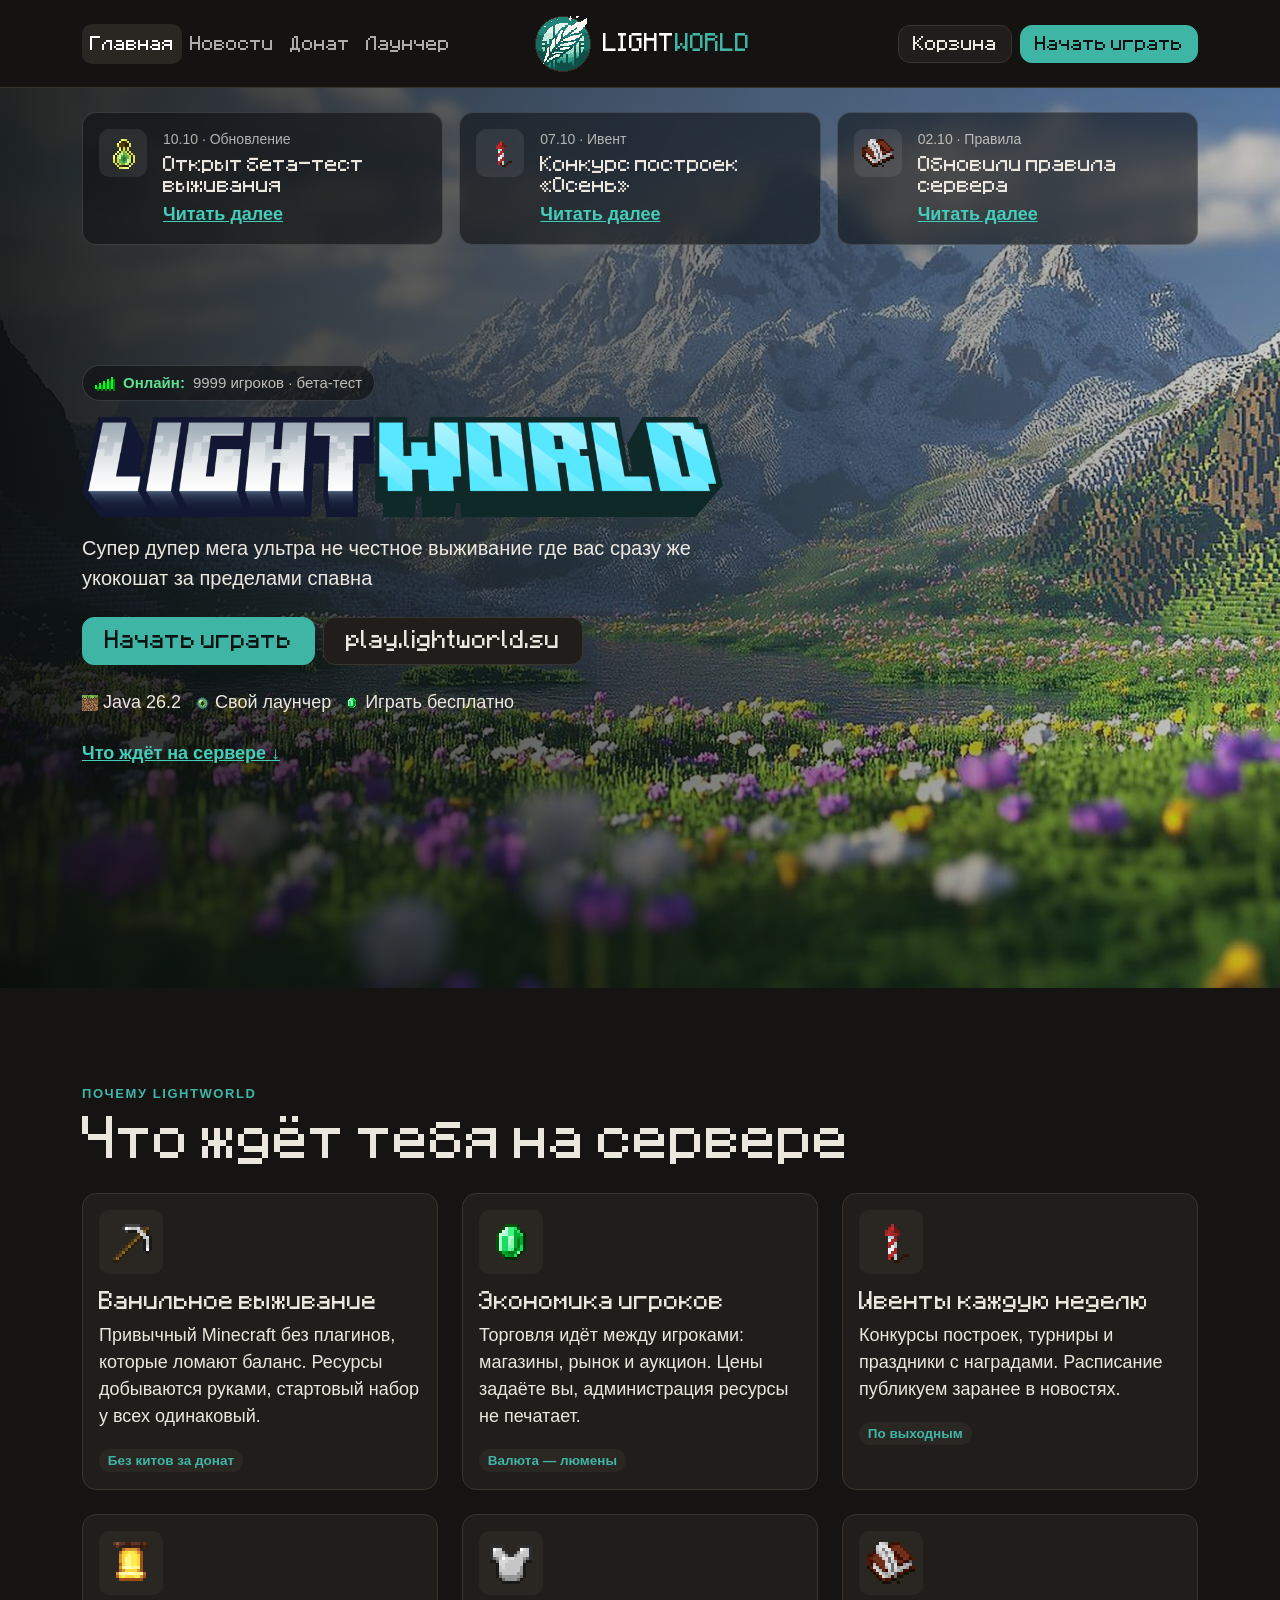
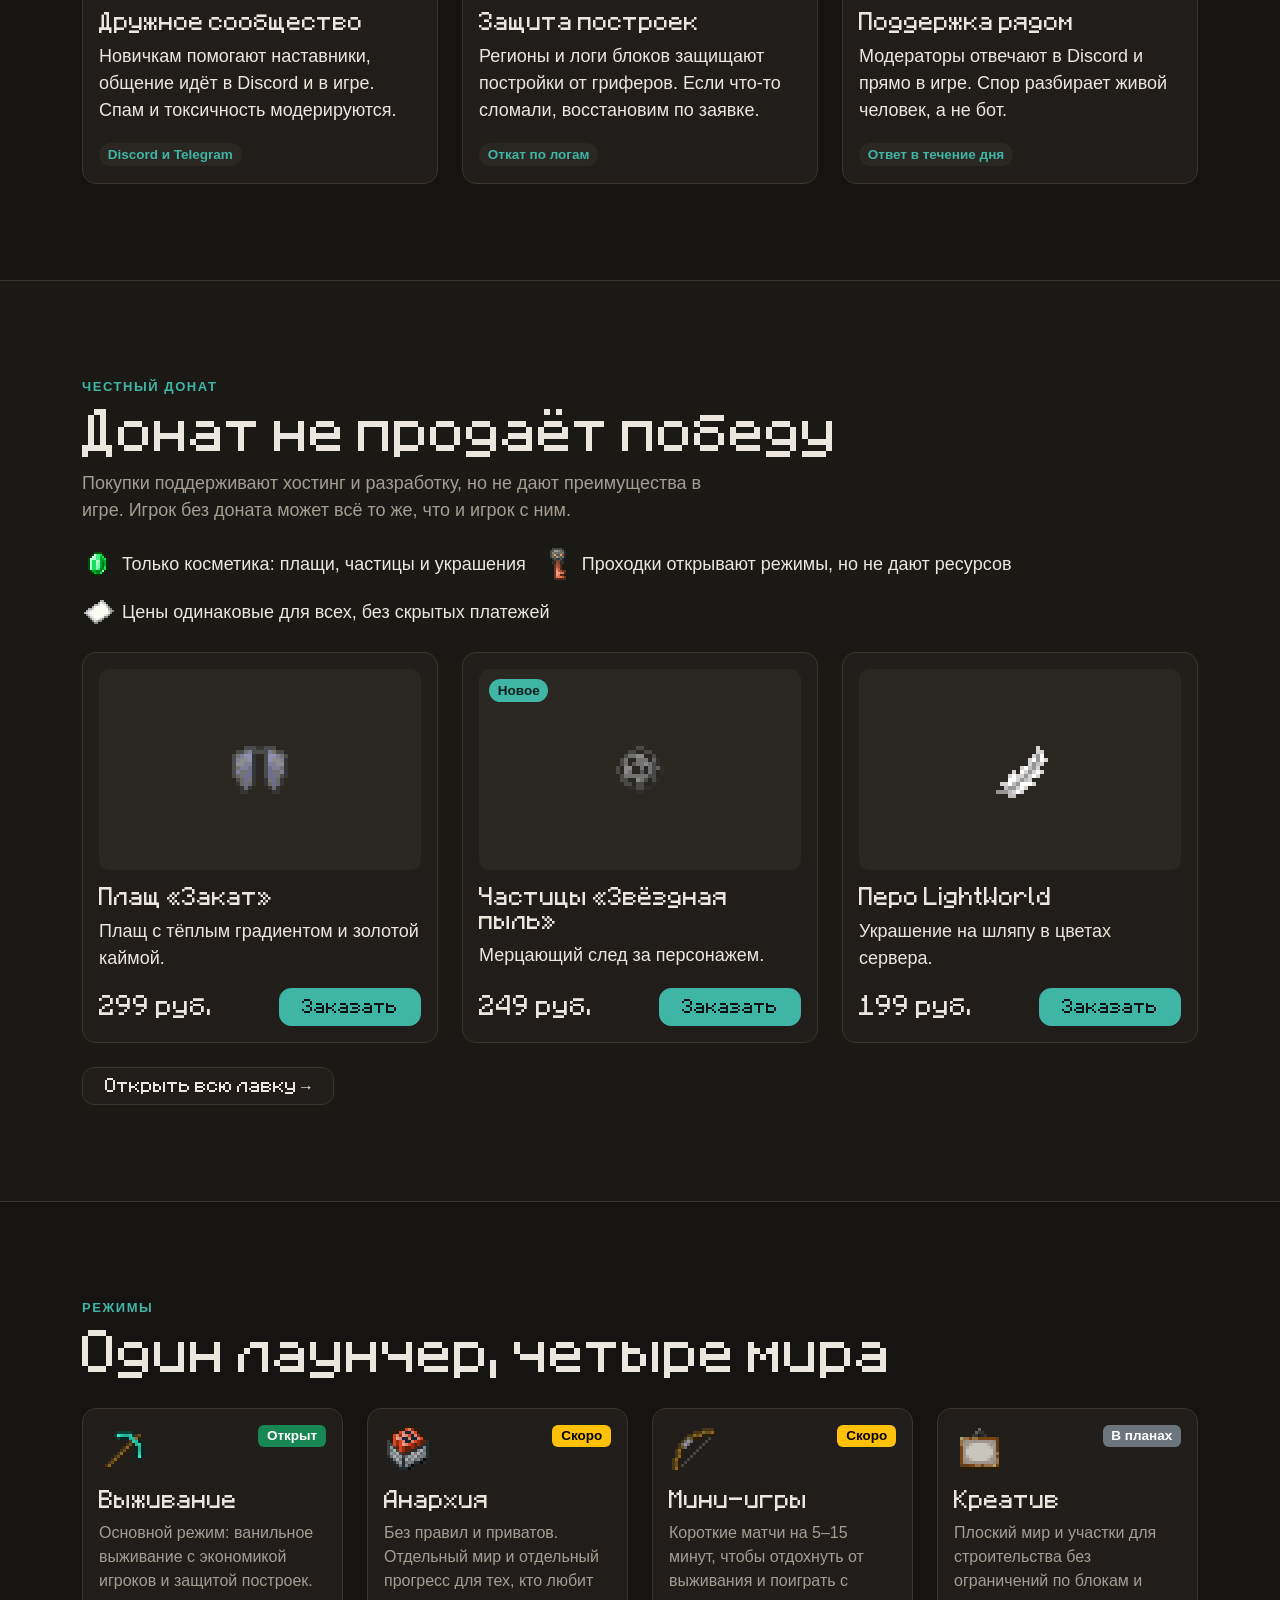
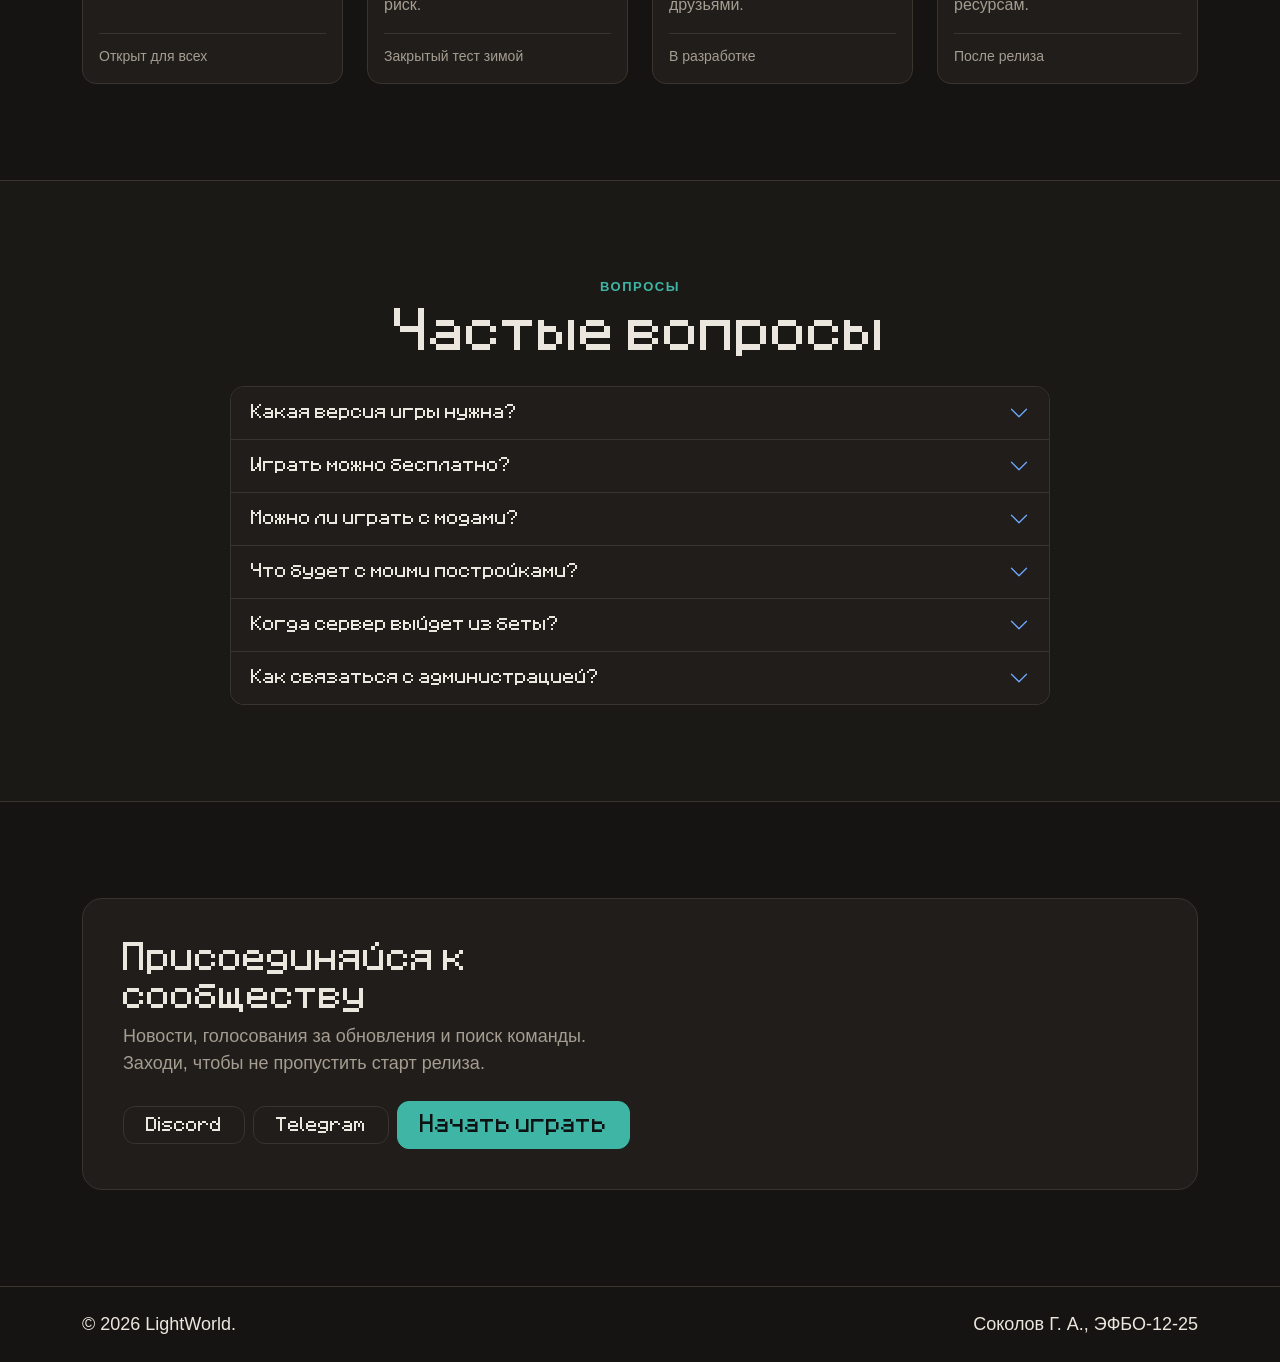
<file: index.html>
<!DOCTYPE html>
<html lang="ru" data-bs-theme="dark">
<head>
    <meta charset="UTF-8">
    <meta name="viewport" content="width=device-width, initial-scale=1.0">
    <title>LightWorld — сервер Minecraft</title>
    <link rel="icon" href="images/logo.png" type="image/png">
    <link rel="stylesheet" href="vendor/bootstrap/css/bootstrap.min.css">
    <link rel="stylesheet" href="css/custom.css">
</head>
<body>
    <header class="sticky-top">
        <nav class="navbar navbar-expand-lg bg-body-tertiary border-bottom" aria-label="Основная навигация">
            <div class="container">
                <a class="navbar-brand d-flex align-items-center gap-2"
                href="index.html">
                    <img src="images/logo.png" alt="" width="40" height="40">
                        <span>LIGHT<span class="brand-accent">WORLD</span></span>
                </a>
                <button class="navbar-toggler" type="button" data-bs-toggle="collapse" data-bs-target="#mainNav" aria-controls="mainNav" aria-expanded="false" aria-label="Открыть меню">
                    <span class="navbar-toggler-icon"></span>
                </button>
                <div class="collapse navbar-collapse" id="mainNav">
                    <ul class="navbar-nav me-auto">
                        <li class="nav-item"><a class="nav-link active" aria-current="page" href="index.html">Главная</a></li>
                        <li class="nav-item"><a class="nav-link" href="news.html">Новости</a></li>
                        <li class="nav-item"><a class="nav-link" href="catalog.html">Донат</a></li>
                        <li class="nav-item"><a class="nav-link" href="contacts.html">Лаунчер</a></li>
                    </ul>
                    <div class="d-flex flex-wrap gap-2">
                        <a class="btn btn-outline-light" href="order.html">Корзина <span class="badge text-bg-warning" id="cart-count" hidden>0</span></a>
                        <a class="btn btn-primary" href="contacts.html">Начать играть</a>
                    </div>
                </div>
            </div>
        </nav>
    </header>
    <main>
        <section id="hero">
        <div class="container pt-4">
            <div class="row g-3" role="region" aria-label="Последние новости" id="news">
                <div class="col-12 col-lg-4">
                    <article class="card h-100 hero-news">
                        <div class="card-body d-flex gap-3">
                            <img class="hero-news-icon" src="images/icons/experience-bottle.png" alt="" width="48" height="48">
                            <div>
                                <p class="hero-news-meta mb-1"><time datetime="2026-10-10">10.10</time> · Обновление</p>
                                <p class="hero-news-title mb-1">Открыт бета-тест выживания</p>
                                <a class="hero-link" href="news.html#beta">Читать далее</a>
                            </div>
                        </div>
                    </article>
                </div>
                <div class="col-12 col-lg-4">
                    <article class="card h-100 hero-news">
                        <div class="card-body d-flex gap-3">
                            <img class="hero-news-icon" src="images/icons/firework-rocket.png" alt="" width="48" height="48">
                            <div>
                                <p class="hero-news-meta mb-1"><time datetime="2026-10-07">07.10</time> · Ивент</p>
                                <p class="hero-news-title mb-1">Конкурс построек «Осень»</p>
                                <a class="hero-link" href="news.html#build">Читать далее</a>
                            </div>
                        </div>
                    </article>
                </div>
                <div class="col-12 col-lg-4">
                    <article class="card h-100 hero-news">
                        <div class="card-body d-flex gap-3">
                            <img class="hero-news-icon" src="images/icons/writable-book.png" alt="" width="48" height="48">
                            <div>
                                <p class="hero-news-meta mb-1"><time datetime="2026-10-02">02.10</time> · Правила</p>
                                <p class="hero-news-title mb-1">Обновили правила сервера</p>
                                <a class="hero-link" href="news.html#rules">Читать далее</a>
                            </div>
                        </div>
                    </article>
                </div>
            </div>
            <div class="row hero-body">
                <div class="col-12 col-lg-7">
                    <p class="hero-status mb-3"><img src="images/icons/ping.png" alt="" width="20" height="16"> <span class="hero-online">Онлайн:</span> 9999 игроков · бета-тест</p>
                    <h1 class="mb-3">
                        <img class="img-fluid" src="images/title.png" alt="LightWorld" width="2048" height="320">
                    </h1>
                    <p class="lead mb-4">Супер дупер мега ультра не честное выживание где вас сразу же укокошат за пределами спавна</p>
                    <div class="d-flex flex-wrap gap-2 mb-4">
                        <a class="btn btn-primary btn-lg" href="contacts.html">Начать играть</a>
                        <button class="btn btn-outline-light btn-lg" type="button" id="ip-copy">play.lightworld.su</button>
                    </div>
                    <ul class="list-inline mb-0">
                        <li class="list-inline-item"><img src="images/icons/grass-block.png" alt="" width="16" height="16"> Java 26.2</li>
                        <li class="list-inline-item"><img src="images/icons/ender-eye.png" alt="" width="16" height="16"> Свой лаунчер</li>
                        <li class="list-inline-item"><img src="images/icons/emerald.png" alt="" width="16" height="16"> Играть бесплатно</li>
                    </ul>
                    <a class="hero-link d-inline-block mt-4" href="#features">Что ждёт на сервере ↓</a>
                </div>
            </div>
        </div>
    </section>
    <section class="lw-section" id="features">
        <div class="container">
            <p class="eyebrow mb-2">Почему LightWorld</p>
            <h2 class="mb-4">Что ждёт тебя на сервере</h2>
            <div class="row g-4">
                <div class="col-12 col-md-6 col-lg-4">
                    <article class="card h-100" data-reveal>
                        <div class="card-body">
                            <img class="mb-3" src="images/icons/iron-pickaxe.png" alt="" width="64" height="64">
                            <h3 class="card-title h5">Ванильное выживание</h3>
                            <p class="card-text">Привычный Minecraft без плагинов, которые ломают баланс. Ресурсы добываются руками, стартовый набор у всех одинаковый.</p>
                            <span class="badge text-bg-secondary">Без китов за донат</span>
                        </div>
                    </article>
                </div>
                <div class="col-12 col-md-6 col-lg-4">
                    <article class="card h-100" data-reveal>
                        <div class="card-body">
                            <img class="mb-3" src="images/icons/emerald.png" alt="" width="64" height="64">
                            <h3 class="card-title h5">Экономика игроков</h3>
                            <p class="card-text">Торговля идёт между игроками: магазины, рынок и аукцион. Цены задаёте вы, администрация ресурсы не печатает.</p>
                            <span class="badge text-bg-secondary">Валюта — люмены</span>
                        </div>
                    </article>
                </div>
                <div class="col-12 col-md-6 col-lg-4">
                    <article class="card h-100" data-reveal>
                        <div class="card-body">
                            <img class="mb-3" src="images/icons/firework-rocket.png" alt="" width="64" height="64">
                            <h3 class="card-title h5">Ивенты каждую неделю</h3>
                            <p class="card-text">Конкурсы построек, турниры и праздники с наградами. Расписание публикуем заранее в новостях.</p>
                            <span class="badge text-bg-secondary">По выходным</span>
                        </div>
                    </article>
                </div>
                <div class="col-12 col-md-6 col-lg-4">
                    <article class="card h-100" data-reveal>
                        <div class="card-body">
                            <img class="mb-3" src="images/icons/bell.png" alt="" width="64" height="64">
                            <h3 class="card-title h5">Дружное сообщество</h3>
                            <p class="card-text">Новичкам помогают наставники, общение идёт в Discord и в игре. Спам и токсичность модерируются.</p>
                            <span class="badge text-bg-secondary">Discord и Telegram</span>
                        </div>
                    </article>
                </div>
                <div class="col-12 col-md-6 col-lg-4">
                    <article class="card h-100" data-reveal>
                        <div class="card-body">
                            <img class="mb-3" src="images/icons/iron-chestplate.png" alt="" width="64" height="64">
                            <h3 class="card-title h5">Защита построек</h3>
                            <p class="card-text">Регионы и логи блоков защищают постройки от гриферов. Если что-то сломали, восстановим по заявке.</p>
                            <span class="badge text-bg-secondary">Откат по логам</span>
                        </div>
                    </article>
                </div>
                <div class="col-12 col-md-6 col-lg-4">
                    <article class="card h-100" data-reveal>
                        <div class="card-body">
                            <img class="mb-3" src="images/icons/writable-book.png" alt="" width="64" height="64">
                            <h3 class="card-title h5">Поддержка рядом</h3>
                            <p class="card-text">Модераторы отвечают в Discord и прямо в игре. Спор разбирает живой человек, а не бот.</p>
                            <span class="badge text-bg-secondary">Ответ в течение дня</span>
                        </div>
                    </article>
                </div>
            </div>
        </div>
    </section>
    <section class="lw-section lw-section-alt" id="shop">
        <div class="container">
            <p class="eyebrow mb-2">Честный донат</p>
            <h2 class="mb-2">Донат не продаёт победу</h2>
            <p class="section-text mb-4">Покупки поддерживают хостинг и разработку, но не дают преимущества в игре. Игрок без доната может всё то же, что и игрок с ним.</p>
            <ul class="list-unstyled d-flex flex-wrap gap-3 mb-4">
                <li class="d-flex align-items-center gap-2"><img src="images/icons/emerald.png" alt="" width="32" height="32"> Только косметика: плащи, частицы и украшения</li>
                <li class="d-flex align-items-center gap-2"><img src="images/icons/trial-key.png" alt="" width="32" height="32"> Проходки открывают режимы, но не дают ресурсов</li>
                <li class="d-flex align-items-center gap-2"><img src="images/icons/paper.png" alt="" width="32" height="32"> Цены одинаковые для всех, без скрытых платежей</li>
            </ul>
            <div class="row g-4">
                <div class="col-12 col-md-4">
                    <article class="card h-100">
                        <div class="card-body d-flex flex-column">
                            <div class="product-art mb-3"><img src="images/icons/elytra.png" alt="" width="64" height="64"></div>
                            <h3 class="card-title h5">Плащ «Закат»</h3>
                            <p class="card-text">Плащ с тёплым градиентом и золотой каймой.</p>
                            <div class="d-flex justify-content-between align-items-center mt-auto">
                                <span class="product-price">299 руб.</span>
                                <button class="btn btn-primary" type="button" data-bs-toggle="modal" data-bs-target="#orderModal" data-product="Плащ «Закат»">Заказать</button>
                            </div>
                        </div>
                    </article>
                </div>
                <div class="col-12 col-md-4">
                    <article class="card h-100">
                        <div class="card-body d-flex flex-column">
                            <div class="product-art mb-3"><span class="badge product-badge">Новое</span><img src="images/icons/firework-star.png" alt="" width="64" height="64"></div>
                            <h3 class="card-title h5">Частицы «Звёздная пыль»</h3>
                                                        <p class="card-text">Мерцающий след за персонажем.</p>
                            <div class="d-flex justify-content-between align-items-center mt-auto">
                                <span class="product-price">249 руб.</span>
                                <button class="btn btn-primary" type="button" data-bs-toggle="modal" data-bs-target="#orderModal" data-product="Частицы «Звёздная пыль»">Заказать</button>
                            </div>
                        </div>
                    </article>
                </div>
                <div class="col-12 col-md-4">
                    <article class="card h-100">
                        <div class="card-body d-flex flex-column">
                            <div class="product-art mb-3"><img src="images/icons/feather.png" alt="" width="64" height="64"></div>
                            <h3 class="card-title h5">Перо LightWorld</h3>
                            <p class="card-text">Украшение на шляпу в цветах сервера.</p>
                            <div class="d-flex justify-content-between align-items-center mt-auto">
                                <span class="product-price">199 руб.</span>
                                <button class="btn btn-primary" type="button" data-bs-toggle="modal" data-bs-target="#orderModal" data-product="Перо LightWorld">Заказать</button>
                            </div>
                        </div>
                    </article>
                </div>
            </div>
            <a class="btn btn-outline-light mt-4" href="catalog.html">Открыть всю лавку →</a>
        </div>
    </section>
    <section class="lw-section" id="modes">
        <div class="container">
            <p class="eyebrow mb-2">Режимы</p>
            <h2 class="mb-4">Один лаунчер, четыре мира</h2>
            <div class="row g-4">
                <div class="col-12 col-md-6 col-lg-3">
                    <article class="card h-100" data-reveal>
                        <div class="card-body d-flex flex-column">
                            <div class="d-flex justify-content-between align-items-start mb-3">
                                <img src="images/icons/diamond-pickaxe.png" alt="" width="48" height="48">
                                <span class="badge text-bg-success">Открыт</span>
                            </div>
                            <h3 class="card-title h5">Выживание</h3>
                            <p class="card-text">Основной режим: ванильное выживание с экономикой игроков и защитой построек.</p>
                            <p class="mode-note mt-auto mb-0">Открыт для всех</p>
                        </div>
                    </article>
                </div>
                <div class="col-12 col-md-6 col-lg-3">
                    <article class="card h-100" data-reveal>
                        <div class="card-body d-flex flex-column">
                            <div class="d-flex justify-content-between align-items-start mb-3">
                                <img src="images/icons/tnt-minecart.png" alt="" width="48" height="48">
                                <span class="badge text-bg-warning">Скоро</span>
                            </div>
                            <h3 class="card-title h5">Анархия</h3>
                            <p class="card-text">Без правил и приватов. Отдельный мир и отдельный прогресс для тех, кто любит риск.</p>
                            <p class="mode-note mt-auto mb-0">Закрытый тест зимой</p>
                        </div>
                    </article>
                </div>
                <div class="col-12 col-md-6 col-lg-3">
                    <article class="card h-100" data-reveal>
                        <div class="card-body d-flex flex-column">
                            <div class="d-flex justify-content-between align-items-start mb-3">
                                <img src="images/icons/bow.png" alt="" width="48" height="48">
                                <span class="badge text-bg-warning">Скоро</span>
                            </div>
                            <h3 class="card-title h5">Мини-игры</h3>
                            <p class="card-text">Короткие матчи на 5–15 минут, чтобы отдохнуть от выживания и поиграть с друзьями.</p>
                            <p class="mode-note mt-auto mb-0">В разработке</p>
                        </div>
                    </article>
                </div>
                <div class="col-12 col-md-6 col-lg-3">
                    <article class="card h-100" data-reveal>
                        <div class="card-body d-flex flex-column">
                            <div class="d-flex justify-content-between align-items-start mb-3">
                                <img src="images/icons/painting.png" alt="" width="48" height="48">
                                <span class="badge text-bg-secondary">В планах</span>
                            </div>
                            <h3 class="card-title h5">Креатив</h3>
                            <p class="card-text">Плоский мир и участки для строительства без ограничений по блокам и ресурсам.</p>
                            <p class="mode-note mt-auto mb-0">После релиза</p>
                        </div>
                    </article>
                </div>
            </div>
        </div>
    </section>
    <section class="lw-section lw-section-alt" id="faq">
        <div class="container">
            <div class="text-center">
                <p class="eyebrow mb-2">Вопросы</p>
                <h2 class="mb-4">Частые вопросы</h2>
            </div>
            <div class="accordion" id="faqAccordion">
                <div class="accordion-item">
                    <h3 class="accordion-header">
                        <button class="accordion-button collapsed" type="button" data-bs-toggle="collapse" data-bs-target="#faq1" aria-expanded="false" aria-controls="faq1">Какая версия игры нужна?</button>
                    </h3>
                    <div class="accordion-collapse collapse" id="faq1" data-bs-parent="#faqAccordion">
                        <div class="accordion-body">Minecraft Java Edition 26.2. Лаунчер сам скачает нужную версию, ничего настраивать вручную не придётся.</div>
                    </div>
                </div>
                <div class="accordion-item">
                    <h3 class="accordion-header">
                        <button class="accordion-button collapsed" type="button" data-bs-toggle="collapse" data-bs-target="#faq2" aria-expanded="false" aria-controls="faq2">Играть можно бесплатно?</button>
                    </h3>
                    <div class="accordion-collapse collapse" id="faq2" data-bs-parent="#faqAccordion">
                        <div class="accordion-body">Да. Все режимы доступны без вложений, а в лавке продаются только косметика и удобства.</div>
                    </div>
                </div>
                <div class="accordion-item">
                    <h3 class="accordion-header">
                        <button class="accordion-button collapsed" type="button" data-bs-toggle="collapse" data-bs-target="#faq3" aria-expanded="false" aria-controls="faq3">Можно ли играть с модами?</button>
                    </h3>
                    <div class="accordion-collapse collapse" id="faq3" data-bs-parent="#faqAccordion">
                        <div class="accordion-body">Клиентские моды на оптимизацию и интерфейс разрешены. Читы и моды, которые дают преимущество, запрещены правилами.</div>
                    </div>
                </div>
                <div class="accordion-item">
                    <h3 class="accordion-header">
                        <button class="accordion-button collapsed" type="button" data-bs-toggle="collapse" data-bs-target="#faq4" aria-expanded="false" aria-controls="faq4">Что будет с моими постройками?</button>
                    </h3>
                    <div class="accordion-collapse collapse" id="faq4" data-bs-parent="#faqAccordion">
                        <div class="accordion-body">Постройки защищены регионами от гриферов, а логи блоков позволяют откатить любые разрушения по заявке в поддержку.</div>
                    </div>
                </div>
                <div class="accordion-item">
                    <h3 class="accordion-header">
                        <button class="accordion-button collapsed" type="button" data-bs-toggle="collapse" data-bs-target="#faq5" aria-expanded="false" aria-controls="faq5">Когда сервер выйдет из беты?</button>
                    </h3>
                    <div class="accordion-collapse collapse" id="faq5" data-bs-parent="#faqAccordion">
                        <div class="accordion-body">Когда соберём отзывы и закроем найденные ошибки. Дата релиза появится в новостях и в Discord.</div>
                    </div>
                </div>
                <div class="accordion-item">
                    <h3 class="accordion-header">
                        <button class="accordion-button collapsed" type="button" data-bs-toggle="collapse" data-bs-target="#faq6" aria-expanded="false" aria-controls="faq6">Как связаться с администрацией?</button>
                    </h3>
                    <div class="accordion-collapse collapse" id="faq6" data-bs-parent="#faqAccordion">
                        <div class="accordion-body">Напиши в Discord в канал поддержки или модератору прямо в игре командой /report.</div>
                    </div>
                </div>
            </div>
        </div>
    </section>
    <section class="lw-section" id="join">
        <div class="container">
            <div class="card join-card" data-reveal>
                <div class="card-body d-flex flex-wrap justify-content-between align-items-center gap-4">
                    <div class="join-text">
                        <h2 class="mb-2">Присоединяйся к сообществу</h2>
                        <p class="section-text mb-0">Новости, голосования за обновления и поиск команды. Заходи, чтобы не пропустить старт релиза.</p>
                    </div>
                    <div class="d-flex flex-wrap align-items-center gap-2">
                        <a class="btn btn-outline-light" href="#">Discord</a>
                        <a class="btn btn-outline-light" href="#">Telegram</a>
                        <a class="btn btn-primary btn-lg" href="contacts.html">Начать играть</a>
                    </div>
                </div>
            </div>
        </div>
    </section>
    </main>
    <footer class="py-4 border-top">
        <div class="container d-flex flex-wrap justify-content-between gap-2">
            <span>© 2026 LightWorld.</span>
            <span>Соколов Г. А., ЭФБО-12-25</span>
        </div>
    </footer>
    <div class="modal fade" id="orderModal" tabindex="-1" aria-labelledby="orderModalTitle" aria-hidden="true">
        <div class="modal-dialog modal-dialog-centered">
            <div class="modal-content">
                <div class="modal-header">
                    <h2 class="modal-title h5" id="orderModalTitle">Заявка на покупку</h2>
                    <button class="btn-close" type="button" data-bs-dismiss="modal" aria-label="Закрыть"></button>
                </div>
                <div class="modal-body">
                    <form class="js-order-form" action="#" method="post" novalidate>
                        <div class="row g-3">
                            <div class="col-12">
                                <label class="form-label" for="modal-product">Товар</label>
                                <select class="form-select" id="modal-product" name="product" required>
                                    <option value="">Выбери товар</option>
                                    <option>Плащ «Закат»</option>
                                    <option>Частицы «Звёздная пыль»</option>
                                    <option>Перо LightWorld</option>
                                </select>
                                <div class="invalid-feedback">Выбери товар.</div>
                            </div>
                            <div class="col-12 col-md-6">
                                <label class="form-label" for="modal-name">Имя</label>
                                <input class="form-control" id="modal-name" name="name" type="text" required minlength="2" placeholder="Алексей">
                                <div class="invalid-feedback">Минимум 2 символа.</div>
                            </div>
                            <div class="col-12 col-md-6">
                                <label class="form-label" for="modal-email">E-mail</label>
                                <input class="form-control" id="modal-email" name="email" type="email" required placeholder="steve@mail.ru">
                                <div class="invalid-feedback">Укажи корректный e-mail.</div>
                            </div>
                            <div class="col-12">
                                <label class="form-label" for="modal-phone">Телефон</label>
                                <div class="input-group has-validation">
                                    <span class="input-group-text">+7</span>
                                    <input class="form-control" id="modal-phone" name="phone" type="tel" required pattern="[0-9]{10}" placeholder="9001234567">
                                    <div class="invalid-feedback">Нужно 10 цифр после +7.</div>
                                </div>
                            </div>
                            <div class="col-12">
                                <label class="form-label" for="modal-comment">Комментарий</label>
                                <textarea class="form-control" id="modal-comment" name="comment" rows="2" placeholder="Например, подарок другу Alex_99"></textarea>
                            </div>
                            <div class="col-12">
                                <div class="form-check">
                                    <input class="form-check-input" id="modal-agree" name="agree" type="checkbox" required>
                                    <label class="form-check-label" for="modal-agree">Согласен на обработку персональных данных</label>
                                    <div class="invalid-feedback">Без согласия заявку не отправить.</div>
                                </div>
                            </div>
                            <div class="col-12 d-flex flex-wrap gap-2">
                                <button class="btn btn-primary" type="submit">Отправить заявку</button>
                                <button class="btn btn-secondary" type="button" data-bs-dismiss="modal">Отмена</button>
                            </div>
                        </div>
                    </form>
                    <div class="alert alert-success mb-0 js-order-success" role="alert" hidden>Заявка отправлена! Мы пришлём подтверждение на почту.</div>
                </div>
            </div>
        </div>
    </div>
    <script
    src="vendor/bootstrap/js/bootstrap.bundle.min.js">
    </script>
    <script src="js/main.js">
    </script>
</body>
</html>
</file>
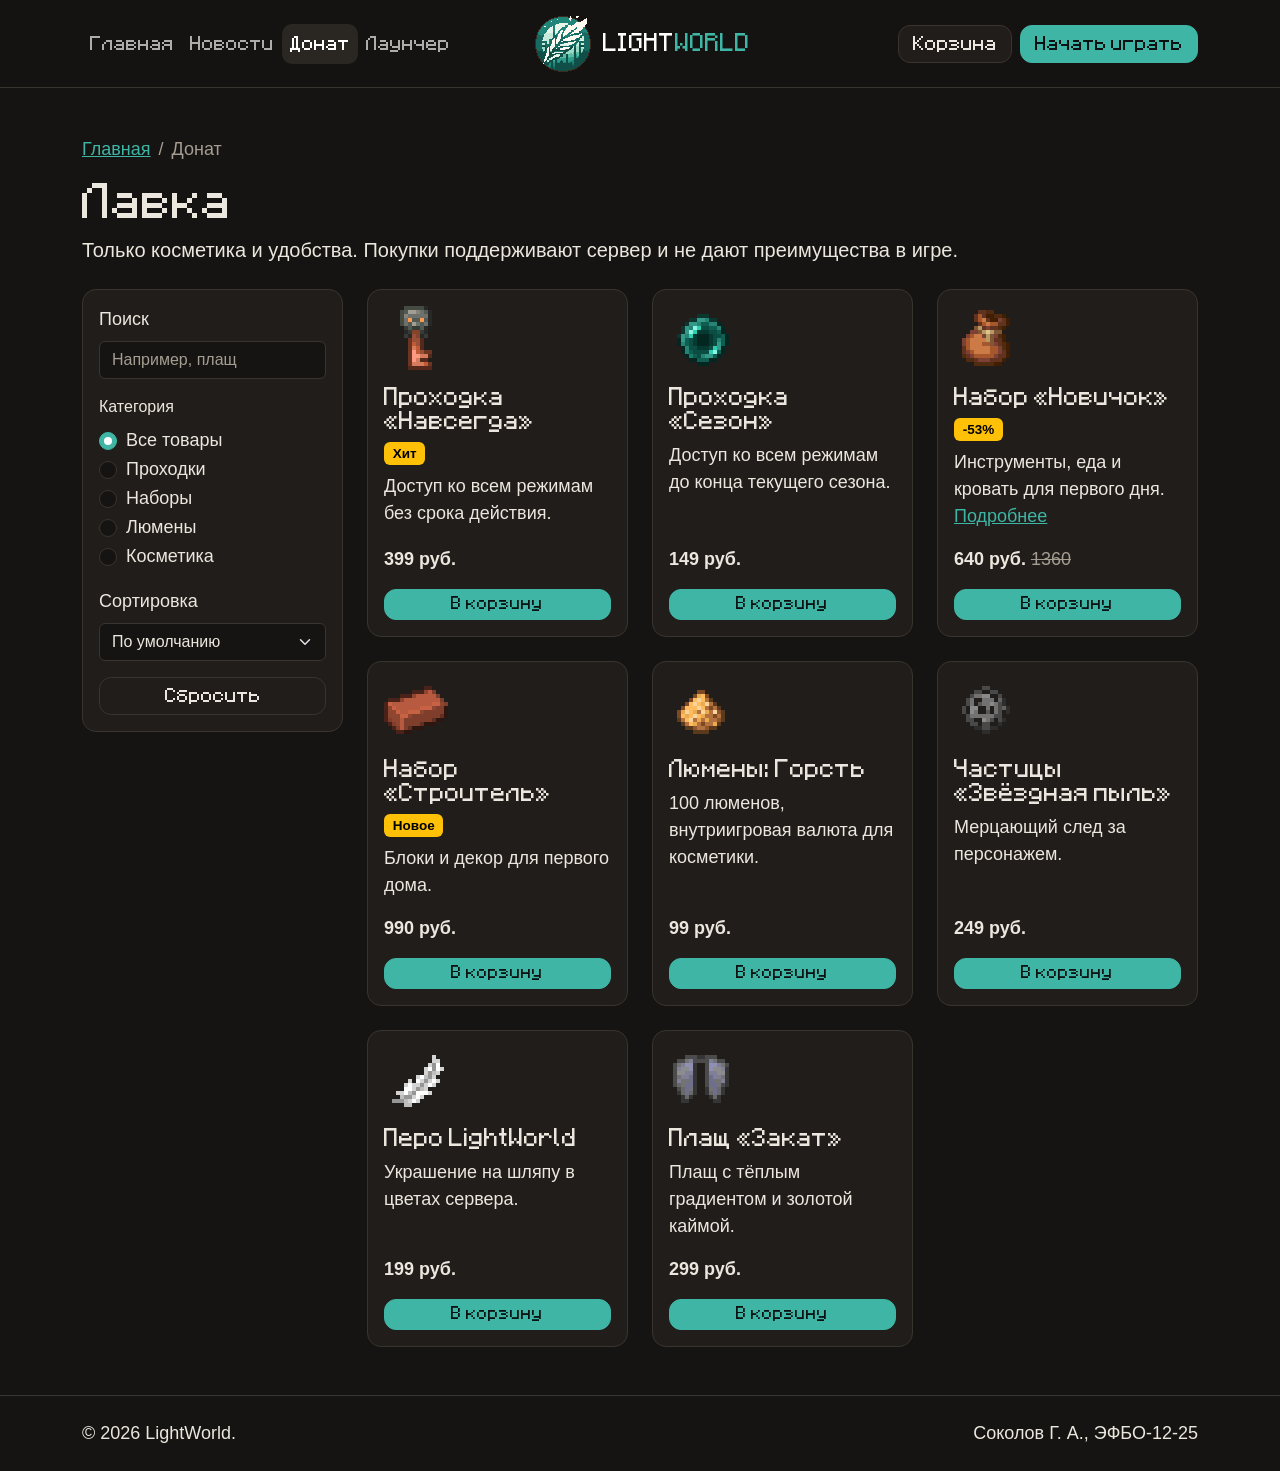
<file: catalog.html>
<!DOCTYPE html>
<html lang="ru" data-bs-theme="dark">
<head>
    <meta charset="UTF-8">
    <meta name="viewport" content="width=device-width, initial-scale=1.0">
    <title>Лавка — LightWorld</title>
    <meta name="description" content="Лавка сервера LightWorld: проходки, наборы, люмены и косметика.">
    <link rel="icon" href="images/logo.png" type="image/png">
    <link rel="stylesheet" href="vendor/bootstrap/css/bootstrap.min.css">
    <link rel="stylesheet" href="css/custom.css">
</head>
<body>
    <header class="sticky-top">
        <nav class="navbar navbar-expand-lg bg-body-tertiary border-bottom" aria-label="Основная навигация">
            <div class="container">
                <a class="navbar-brand d-flex align-items-center gap-2" href="index.html">
                    <img src="images/logo.png" alt="" width="40" height="40">
                    <span>LIGHT<span class="brand-accent">WORLD</span></span>
                </a>
                <button class="navbar-toggler" type="button" data-bs-toggle="collapse" data-bs-target="#mainNav" aria-controls="mainNav" aria-expanded="false" aria-label="Открыть меню">
                    <span class="navbar-toggler-icon"></span>
                </button>
                <div class="collapse navbar-collapse" id="mainNav">
                    <ul class="navbar-nav me-auto">
                        <li class="nav-item"><a class="nav-link" href="index.html">Главная</a></li>
                        <li class="nav-item"><a class="nav-link" href="news.html">Новости</a></li>
                        <li class="nav-item"><a class="nav-link active" aria-current="page" href="catalog.html">Донат</a></li>
                        <li class="nav-item"><a class="nav-link" href="contacts.html">Лаунчер</a></li>
                    </ul>
                    <div class="d-flex flex-wrap gap-2">
                        <a class="btn btn-outline-light" href="order.html">Корзина <span class="badge text-bg-warning" id="cart-count" hidden>0</span></a>
                        <a class="btn btn-primary" href="contacts.html">Начать играть</a>
                    </div>
                </div>
            </div>
        </nav>
    </header>
    <main class="container py-5">
        <nav aria-label="Хлебные крошки">
            <ol class="breadcrumb">
                <li class="breadcrumb-item"><a href="index.html">Главная</a></li>
                <li class="breadcrumb-item active" aria-current="page">Донат</li>
            </ol>
        </nav>
        <h1 class="mb-2">Лавка</h1>
        <p class="lead mb-4">Только косметика и удобства. Покупки поддерживают сервер и не дают преимущества в игре.</p>
        <div class="row g-4">
            <aside class="col-12 col-lg-3" aria-label="Фильтры">
                <form class="card card-body" id="filters" action="#" method="get">
                    <div class="mb-3">
                        <label class="form-label" for="filter-search">Поиск</label>
                        <input class="form-control" id="filter-search" name="search" type="search" placeholder="Например, плащ">
                    </div>
                    <fieldset class="mb-3">
                        <legend class="form-label fs-6">Категория</legend>
                        <div class="form-check">
                            <input class="form-check-input" id="cat-all" type="radio" name="category" value="all" checked>
                            <label class="form-check-label" for="cat-all">Все товары</label>
                        </div>
                        <div class="form-check">
                            <input class="form-check-input" id="cat-pass" type="radio" name="category" value="pass">
                            <label class="form-check-label" for="cat-pass">Проходки</label>
                        </div>
                        <div class="form-check">
                            <input class="form-check-input" id="cat-kit" type="radio" name="category" value="kit">
                            <label class="form-check-label" for="cat-kit">Наборы</label>
                        </div>
                        <div class="form-check">
                            <input class="form-check-input" id="cat-currency" type="radio" name="category" value="currency">
                            <label class="form-check-label" for="cat-currency">Люмены</label>
                        </div>
                        <div class="form-check">
                            <input class="form-check-input" id="cat-cosmetic" type="radio" name="category" value="cosmetic">
                            <label class="form-check-label" for="cat-cosmetic">Косметика</label>
                        </div>
                    </fieldset>
                    <div class="mb-3">
                        <label class="form-label" for="filter-sort">Сортировка</label>
                        <select class="form-select" id="filter-sort" name="sort">
                            <option value="default">По умолчанию</option>
                            <option value="cheap">Сначала дешёвые</option>
                            <option value="expensive">Сначала дорогие</option>
                        </select>
                    </div>
                    <button class="btn btn-outline-light" type="reset">Сбросить</button>
                </form>
            </aside>
            <section class="col-12 col-lg-9" aria-label="Товары">
                <div class="row g-4" id="catalog-grid">
                    <div class="col-12 col-md-6 col-xl-4 js-product" data-category="pass" data-price="399">
                        <article class="card h-100">
                            <div class="card-body d-flex flex-column">
                                <img class="mb-3" src="images/icons/trial-key.png" alt="" width="64" height="64">
                                <h2 class="card-title h5">Проходка «Навсегда»</h2>
                                <span class="badge text-bg-warning align-self-start mb-2">Хит</span>
                                <p class="card-text">Доступ ко всем режимам без срока действия.</p>
                                <p class="fw-bold mt-auto">399 руб.</p>
                                <button class="btn btn-primary btn-sm" type="button" data-cart-id="pass-forever" data-cart-name="Проходка «Навсегда»" data-cart-price="399">В корзину</button>
                            </div>
                        </article>
                    </div>
                    <div class="col-12 col-md-6 col-xl-4 js-product" data-category="pass" data-price="149">
                        <article class="card h-100">
                            <div class="card-body d-flex flex-column">
                                <img class="mb-3" src="images/icons/ender-pearl.png" alt="" width="64" height="64">
                                <h2 class="card-title h5">Проходка «Сезон»</h2>
                                <p class="card-text">Доступ ко всем режимам до конца текущего сезона.</p>
                                <p class="fw-bold mt-auto">149 руб.</p>
                                <button class="btn btn-primary btn-sm" type="button" data-cart-id="pass-season" data-cart-name="Проходка «Сезон»" data-cart-price="149">В корзину</button>
                            </div>
                        </article>
                    </div>
                    <div class="col-12 col-md-6 col-xl-4 js-product" data-category="kit" data-price="640">
                        <article class="card h-100">
                            <div class="card-body d-flex flex-column">
                                <img class="mb-3" src="images/icons/bundle.png" alt="" width="64" height="64">
                                <h2 class="card-title h5">Набор «Новичок»</h2>
                                <span class="badge text-bg-warning align-self-start mb-2">-53%</span>
                                <p class="card-text">Инструменты, еда и кровать для первого дня. <a href="product.html">Подробнее</a></p>
                                <p class="fw-bold mt-auto">640 руб. <s class="fw-normal text-body-secondary">1360</s></p>
                                <button class="btn btn-primary btn-sm" type="button" data-cart-id="kit-novice" data-cart-name="Набор «Новичок»" data-cart-price="640">В корзину</button>
                            </div>
                        </article>
                    </div>
                    <div class="col-12 col-md-6 col-xl-4 js-product" data-category="kit" data-price="990">
                        <article class="card h-100">
                            <div class="card-body d-flex flex-column">
                                <img class="mb-3" src="images/icons/brick.png" alt="" width="64" height="64">
                                <h2 class="card-title h5">Набор «Строитель»</h2>
                                <span class="badge text-bg-warning align-self-start mb-2">Новое</span>
                                <p class="card-text">Блоки и декор для первого дома.</p>
                                <p class="fw-bold mt-auto">990 руб.</p>
                                <button class="btn btn-primary btn-sm" type="button" data-cart-id="kit-builder" data-cart-name="Набор «Строитель»" data-cart-price="990">В корзину</button>
                            </div>
                        </article>
                    </div>
                    <div class="col-12 col-md-6 col-xl-4 js-product" data-category="currency" data-price="99">
                        <article class="card h-100">
                            <div class="card-body d-flex flex-column">
                                <img class="mb-3" src="images/icons/glowstone-dust.png" alt="" width="64" height="64">
                                <h2 class="card-title h5">Люмены: Горсть</h2>
                                <p class="card-text">100 люменов, внутриигровая валюта для косметики.</p>
                                <p class="fw-bold mt-auto">99 руб.</p>
                                <button class="btn btn-primary btn-sm" type="button" data-cart-id="lumens-100" data-cart-name="Люмены: Горсть" data-cart-price="99">В корзину</button>
                            </div>
                        </article>
                    </div>
                    <div class="col-12 col-md-6 col-xl-4 js-product" data-category="cosmetic" data-price="249">
                        <article class="card h-100">
                            <div class="card-body d-flex flex-column">
                                <img class="mb-3" src="images/icons/firework-star.png" alt="" width="64" height="64">
                                <h2 class="card-title h5">Частицы «Звёздная пыль»</h2>
                                <p class="card-text">Мерцающий след за персонажем.</p>
                                <p class="fw-bold mt-auto">249 руб.</p>
                                <button class="btn btn-primary btn-sm" type="button" data-cart-id="particles" data-cart-name="Частицы «Звёздная пыль»" data-cart-price="249">В корзину</button>
                            </div>
                        </article>
                    </div>
                    <div class="col-12 col-md-6 col-xl-4 js-product" data-category="cosmetic" data-price="199">
                        <article class="card h-100">
                            <div class="card-body d-flex flex-column">
                                <img class="mb-3" src="images/icons/feather.png" alt="" width="64" height="64">
                                <h2 class="card-title h5">Перо LightWorld</h2>
                                <p class="card-text">Украшение на шляпу в цветах сервера.</p>
                                <p class="fw-bold mt-auto">199 руб.</p>
                                <button class="btn btn-primary btn-sm" type="button" data-cart-id="feather" data-cart-name="Перо LightWorld" data-cart-price="199">В корзину</button>
                            </div>
                        </article>
                    </div>
                    <div class="col-12 col-md-6 col-xl-4 js-product" data-category="cosmetic" data-price="299">
                        <article class="card h-100">
                            <div class="card-body d-flex flex-column">
                                <img class="mb-3" src="images/icons/elytra.png" alt="" width="64" height="64">
                                <h2 class="card-title h5">Плащ «Закат»</h2>
                                <p class="card-text">Плащ с тёплым градиентом и золотой каймой.</p>
                                <p class="fw-bold mt-auto">299 руб.</p>
                                <button class="btn btn-primary btn-sm" type="button" data-cart-id="cape" data-cart-name="Плащ «Закат»" data-cart-price="299">В корзину</button>
                            </div>
                        </article>
                    </div>
                </div>
                <div class="alert alert-warning mt-4" id="catalog-empty" role="alert" hidden>Ничего не нашлось. Попробуй другую категорию или запрос.</div>
            </section>
        </div>
    </main>
    <footer class="py-4 border-top">
        <div class="container d-flex flex-wrap justify-content-between gap-2">
            <span>© 2026 LightWorld.</span>
            <span>Соколов Г. А., ЭФБО-12-25</span>
        </div>
    </footer>
    <div class="toast-container position-fixed bottom-0 end-0 p-3">
        <div class="toast" id="cart-toast" role="status" aria-live="polite" aria-atomic="true">
            <div class="toast-body" id="cart-toast-text">Добавлено в корзину</div>
        </div>
    </div>
    <script src="vendor/bootstrap/js/bootstrap.bundle.min.js"></script>
    <script src="js/main.js"></script>
</body>
</html>
</file>
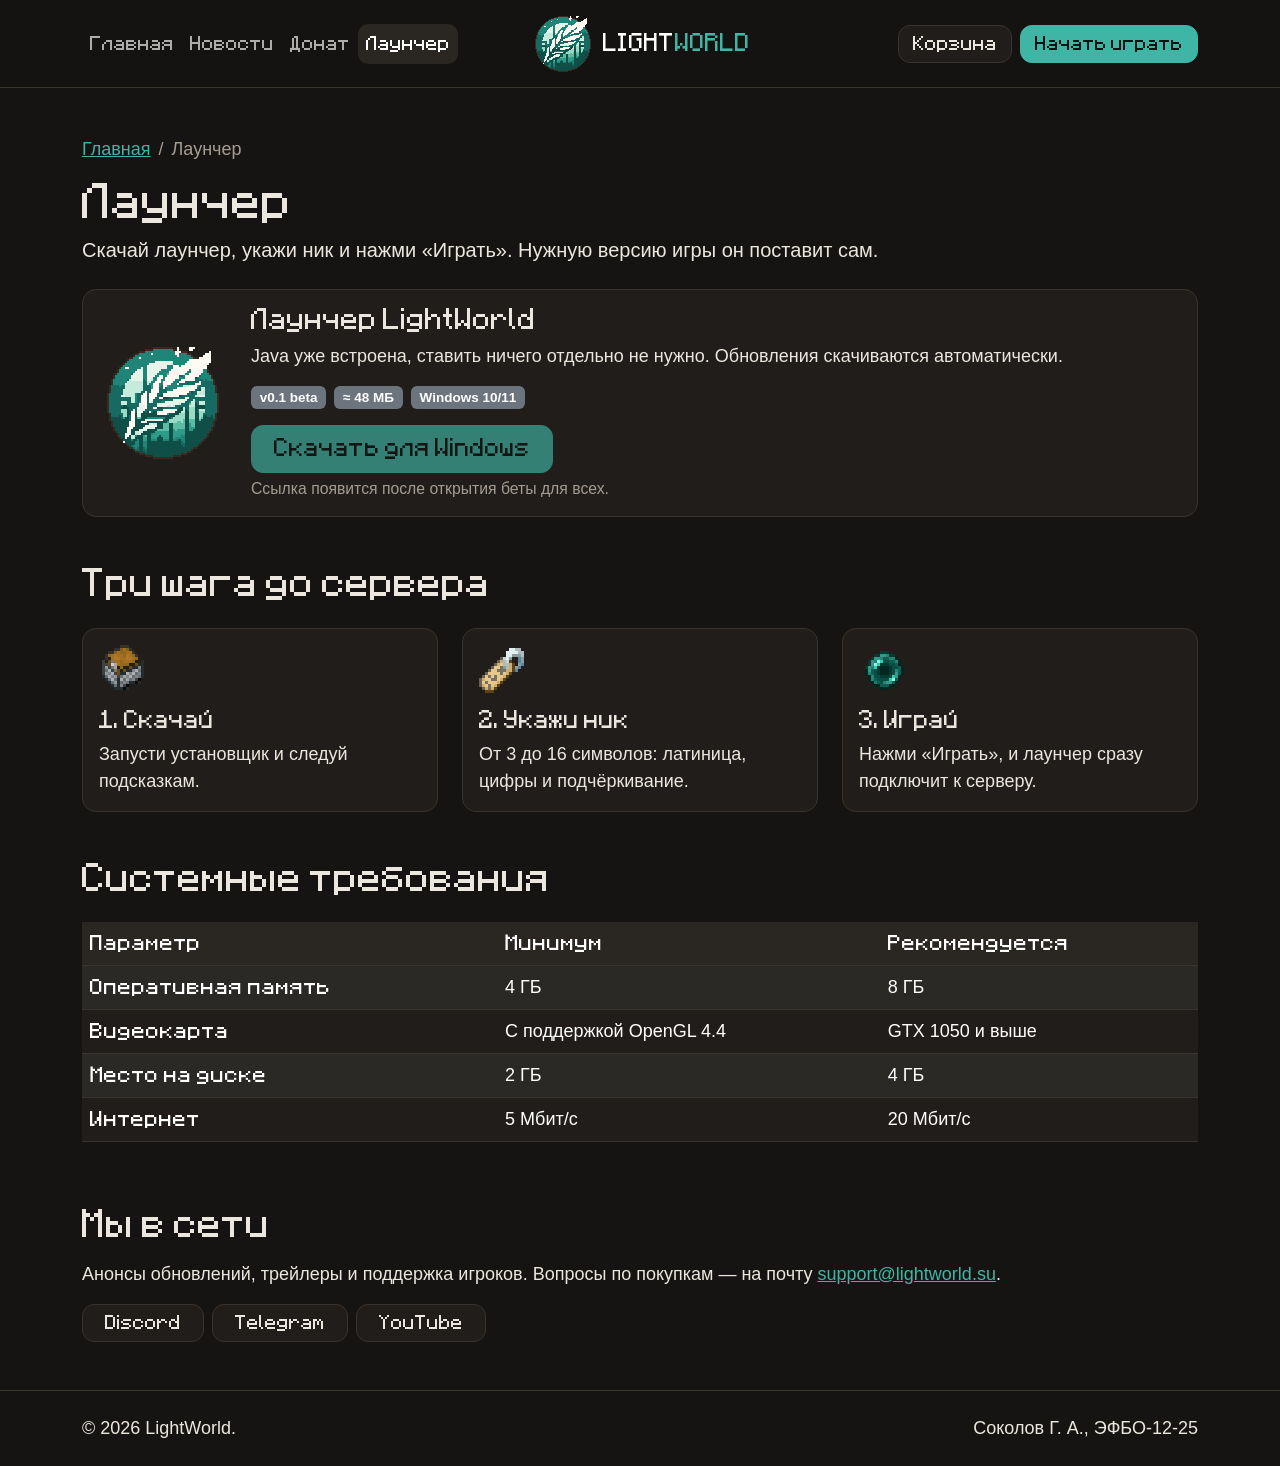
<file: contacts.html>
<!DOCTYPE html>
<html lang="ru" data-bs-theme="dark">
<head>
    <meta charset="UTF-8">
    <meta name="viewport" content="width=device-width, initial-scale=1.0">
    <title>Лаунчер и контакты — LightWorld</title>
    <meta name="description" content="Лаунчер LightWorld, системные требования и контакты сервера.">
    <link rel="icon" href="images/logo.png" type="image/png">
    <link rel="stylesheet" href="vendor/bootstrap/css/bootstrap.min.css">
    <link rel="stylesheet" href="css/custom.css">
</head>
<body>
    <header class="sticky-top">
        <nav class="navbar navbar-expand-lg bg-body-tertiary border-bottom" aria-label="Основная навигация">
            <div class="container">
                <a class="navbar-brand d-flex align-items-center gap-2" href="index.html">
                    <img src="images/logo.png" alt="" width="40" height="40">
                    <span>LIGHT<span class="brand-accent">WORLD</span></span>
                </a>
                <button class="navbar-toggler" type="button" data-bs-toggle="collapse" data-bs-target="#mainNav" aria-controls="mainNav" aria-expanded="false" aria-label="Открыть меню">
                    <span class="navbar-toggler-icon"></span>
                </button>
                <div class="collapse navbar-collapse" id="mainNav">
                    <ul class="navbar-nav me-auto">
                        <li class="nav-item"><a class="nav-link" href="index.html">Главная</a></li>
                        <li class="nav-item"><a class="nav-link" href="news.html">Новости</a></li>
                        <li class="nav-item"><a class="nav-link" href="catalog.html">Донат</a></li>
                        <li class="nav-item"><a class="nav-link active" aria-current="page" href="contacts.html">Лаунчер</a></li>
                    </ul>
                    <div class="d-flex flex-wrap gap-2">
                        <a class="btn btn-outline-light" href="order.html">Корзина <span class="badge text-bg-warning" id="cart-count" hidden>0</span></a>
                        <a class="btn btn-primary" href="contacts.html">Начать играть</a>
                    </div>
                </div>
            </div>
        </nav>
    </header>
    <main class="container py-5">
        <nav aria-label="Хлебные крошки">
            <ol class="breadcrumb">
                <li class="breadcrumb-item"><a href="index.html">Главная</a></li>
                <li class="breadcrumb-item active" aria-current="page">Лаунчер</li>
            </ol>
        </nav>
        <h1 class="mb-2">Лаунчер</h1>
        <p class="lead mb-4">Скачай лаунчер, укажи ник и нажми «Играть». Нужную версию игры он поставит сам.</p>
        <section class="card mb-5" aria-label="Скачать лаунчер">
            <div class="card-body d-flex flex-column flex-md-row align-items-md-center gap-4">
                <img class="align-self-start align-self-md-center" src="images/logo.png" alt="Логотип LightWorld" width="128" height="128">
                <div>
                    <h2 class="card-title h4">Лаунчер LightWorld</h2>
                    <p class="card-text">Java уже встроена, ставить ничего отдельно не нужно. Обновления скачиваются автоматически.</p>
                    <p class="d-flex flex-wrap gap-2">
                        <span class="badge text-bg-secondary">v0.1 beta</span>
                        <span class="badge text-bg-secondary">≈ 48 МБ</span>
                        <span class="badge text-bg-secondary">Windows 10/11</span>
                    </p>
                    <button class="btn btn-primary btn-lg" type="button" disabled>Скачать для Windows</button>
                    <p class="form-text mb-0">Ссылка появится после открытия беты для всех.</p>
                </div>
            </div>
        </section>
        <section class="mb-5" id="start">
            <h2 class="mb-4">Три шага до сервера</h2>
            <div class="row g-4">
                <div class="col-12 col-md-4">
                    <article class="card h-100">
                        <div class="card-body">
                            <img class="mb-3" src="images/icons/chest-minecart.png" alt="" width="48" height="48">
                            <h3 class="card-title h5">1. Скачай</h3>
                            <p class="card-text">Запусти установщик и следуй подсказкам.</p>
                        </div>
                    </article>
                </div>
                <div class="col-12 col-md-4">
                    <article class="card h-100">
                        <div class="card-body">
                            <img class="mb-3" src="images/icons/name-tag.png" alt="" width="48" height="48">
                            <h3 class="card-title h5">2. Укажи ник</h3>
                            <p class="card-text">От 3 до 16 символов: латиница, цифры и подчёркивание.</p>
                        </div>
                    </article>
                </div>
                <div class="col-12 col-md-4">
                    <article class="card h-100">
                        <div class="card-body">
                            <img class="mb-3" src="images/icons/ender-pearl.png" alt="" width="48" height="48">
                            <h3 class="card-title h5">3. Играй</h3>
                            <p class="card-text">Нажми «Играть», и лаунчер сразу подключит к серверу.</p>
                        </div>
                    </article>
                </div>
            </div>
        </section>
        <section class="mb-5" id="requirements">
            <h2 class="mb-4">Системные требования</h2>
            <div class="table-responsive">
                <table class="table table-striped table-hover align-middle">
                    <thead>
                        <tr>
                            <th scope="col">Параметр</th>
                            <th scope="col">Минимум</th>
                            <th scope="col">Рекомендуется</th>
                        </tr>
                    </thead>
                    <tbody>
                        <tr>
                            <th scope="row">Оперативная память</th>
                            <td>4 ГБ</td>
                            <td>8 ГБ</td>
                        </tr>
                        <tr>
                            <th scope="row">Видеокарта</th>
                            <td>С поддержкой OpenGL 4.4</td>
                            <td>GTX 1050 и выше</td>
                        </tr>
                        <tr>
                            <th scope="row">Место на диске</th>
                            <td>2 ГБ</td>
                            <td>4 ГБ</td>
                        </tr>
                        <tr>
                            <th scope="row">Интернет</th>
                            <td>5 Мбит/с</td>
                            <td>20 Мбит/с</td>
                        </tr>
                    </tbody>
                </table>
            </div>
        </section>
        <section id="contacts">
            <h2 class="mb-3">Мы в сети</h2>
            <p>Анонсы обновлений, трейлеры и поддержка игроков. Вопросы по покупкам — на почту <a href="mailto:support@lightworld.su">support@lightworld.su</a>.</p>
            <div class="d-flex flex-wrap gap-2">
                <a class="btn btn-outline-light" href="#">Discord</a>
                <a class="btn btn-outline-light" href="#">Telegram</a>
                <a class="btn btn-outline-light" href="https://www.youtube.com/@Krainter00" target="_blank" rel="noopener">YouTube</a>
            </div>
        </section>
    </main>
    <footer class="py-4 border-top">
        <div class="container d-flex flex-wrap justify-content-between gap-2">
            <span>© 2026 LightWorld.</span>
            <span>Соколов Г. А., ЭФБО-12-25</span>
        </div>
    </footer>
    <script src="vendor/bootstrap/js/bootstrap.bundle.min.js"></script>
    <script src="js/main.js"></script>
</body>
</html>
</file>
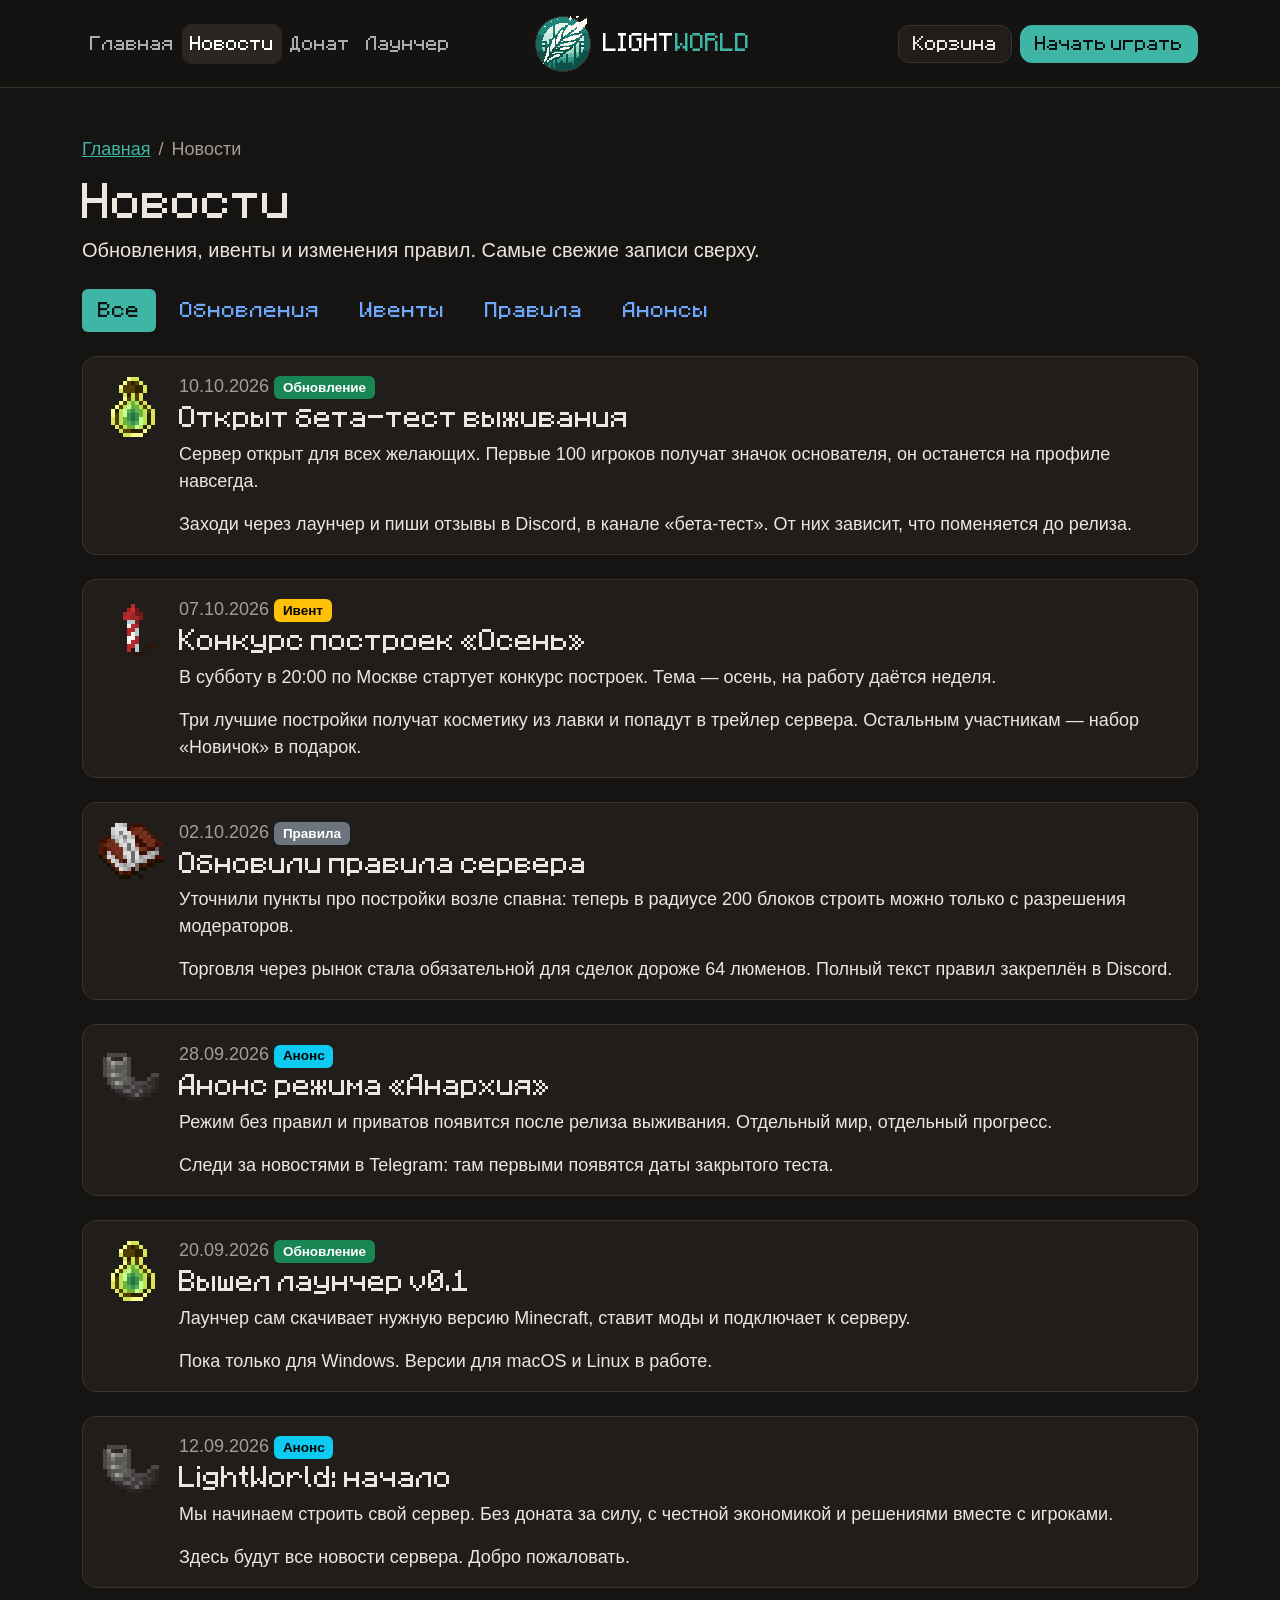
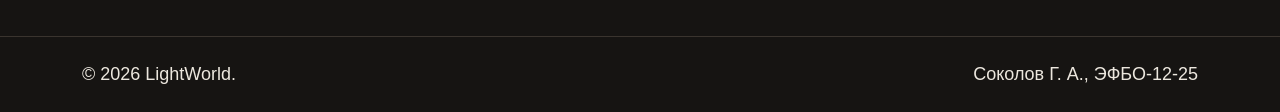
<file: news.html>
<!DOCTYPE html>
<html lang="ru" data-bs-theme="dark">
<head>
    <meta charset="UTF-8">
    <meta name="viewport" content="width=device-width, initial-scale=1.0">
    <title>Новости — LightWorld</title>
    <meta name="description" content="Новости сервера LightWorld: обновления, ивенты, правила и анонсы.">
    <link rel="icon" href="images/logo.png" type="image/png">
    <link rel="stylesheet" href="vendor/bootstrap/css/bootstrap.min.css">
    <link rel="stylesheet" href="css/custom.css">
</head>
<body>
    <header class="sticky-top">
        <nav class="navbar navbar-expand-lg bg-body-tertiary border-bottom" aria-label="Основная навигация">
            <div class="container">
                <a class="navbar-brand d-flex align-items-center gap-2" href="index.html">
                    <img src="images/logo.png" alt="" width="40" height="40">
                    <span>LIGHT<span class="brand-accent">WORLD</span></span>
                </a>
                <button class="navbar-toggler" type="button" data-bs-toggle="collapse" data-bs-target="#mainNav" aria-controls="mainNav" aria-expanded="false" aria-label="Открыть меню">
                    <span class="navbar-toggler-icon"></span>
                </button>
                <div class="collapse navbar-collapse" id="mainNav">
                    <ul class="navbar-nav me-auto">
                        <li class="nav-item"><a class="nav-link" href="index.html">Главная</a></li>
                        <li class="nav-item"><a class="nav-link active" aria-current="page" href="news.html">Новости</a></li>
                        <li class="nav-item"><a class="nav-link" href="catalog.html">Донат</a></li>
                        <li class="nav-item"><a class="nav-link" href="contacts.html">Лаунчер</a></li>
                    </ul>
                    <div class="d-flex flex-wrap gap-2">
                        <a class="btn btn-outline-light" href="order.html">Корзина <span class="badge text-bg-warning" id="cart-count" hidden>0</span></a>
                        <a class="btn btn-primary" href="contacts.html">Начать играть</a>
                    </div>
                </div>
            </div>
        </nav>
    </header>
    <main class="container py-5">
        <nav aria-label="Хлебные крошки">
            <ol class="breadcrumb">
                <li class="breadcrumb-item"><a href="index.html">Главная</a></li>
                <li class="breadcrumb-item active" aria-current="page">Новости</li>
            </ol>
        </nav>
        <h1 class="mb-2">Новости</h1>
        <p class="lead mb-4">Обновления, ивенты и изменения правил. Самые свежие записи сверху.</p>
        <div class="nav nav-pills flex-wrap gap-2 mb-4" role="group" aria-label="Тип новостей">
            <button class="nav-link active" type="button" data-tag="all" aria-pressed="true">Все</button>
            <button class="nav-link" type="button" data-tag="update" aria-pressed="false">Обновления</button>
            <button class="nav-link" type="button" data-tag="event" aria-pressed="false">Ивенты</button>
            <button class="nav-link" type="button" data-tag="rules" aria-pressed="false">Правила</button>
            <button class="nav-link" type="button" data-tag="announce" aria-pressed="false">Анонсы</button>
        </div>
        <div class="row g-4">
            <div class="col-12 js-post" data-tag="update">
                <article class="card" id="beta">
                    <div class="card-body d-flex flex-column flex-md-row gap-3">
                        <img class="align-self-start" src="images/icons/experience-bottle.png" alt="" width="64" height="64">
                        <div>
                            <p class="text-body-secondary mb-1"><time datetime="2026-10-10">10.10.2026</time> <span class="badge text-bg-success">Обновление</span></p>
                            <h2 class="card-title h4">Открыт бета-тест выживания</h2>
                            <p class="card-text">Сервер открыт для всех желающих. Первые 100 игроков получат значок основателя, он останется на профиле навсегда.</p>
                            <p class="card-text">Заходи через лаунчер и пиши отзывы в Discord, в канале «бета-тест». От них зависит, что поменяется до релиза.</p>
                        </div>
                    </div>
                </article>
            </div>
            <div class="col-12 js-post" data-tag="event">
                <article class="card" id="build">
                    <div class="card-body d-flex flex-column flex-md-row gap-3">
                        <img class="align-self-start" src="images/icons/firework-rocket.png" alt="" width="64" height="64">
                        <div>
                            <p class="text-body-secondary mb-1"><time datetime="2026-10-07">07.10.2026</time> <span class="badge text-bg-warning">Ивент</span></p>
                            <h2 class="card-title h4">Конкурс построек «Осень»</h2>
                            <p class="card-text">В субботу в 20:00 по Москве стартует конкурс построек. Тема — осень, на работу даётся неделя.</p>
                            <p class="card-text">Три лучшие постройки получат косметику из лавки и попадут в трейлер сервера. Остальным участникам — набор «Новичок» в подарок.</p>
                        </div>
                    </div>
                </article>
            </div>
            <div class="col-12 js-post" data-tag="rules">
                <article class="card" id="rules">
                    <div class="card-body d-flex flex-column flex-md-row gap-3">
                        <img class="align-self-start" src="images/icons/writable-book.png" alt="" width="64" height="64">
                        <div>
                            <p class="text-body-secondary mb-1"><time datetime="2026-10-02">02.10.2026</time> <span class="badge text-bg-secondary">Правила</span></p>
                            <h2 class="card-title h4">Обновили правила сервера</h2>
                            <p class="card-text">Уточнили пункты про постройки возле спавна: теперь в радиусе 200 блоков строить можно только с разрешения модераторов.</p>
                            <p class="card-text">Торговля через рынок стала обязательной для сделок дороже 64 люменов. Полный текст правил закреплён в Discord.</p>
                        </div>
                    </div>
                </article>
            </div>
            <div class="col-12 js-post" data-tag="announce">
                <article class="card" id="anarchy">
                    <div class="card-body d-flex flex-column flex-md-row gap-3">
                        <img class="align-self-start" src="images/icons/goat-horn.png" alt="" width="64" height="64">
                        <div>
                            <p class="text-body-secondary mb-1"><time datetime="2026-09-28">28.09.2026</time> <span class="badge text-bg-info">Анонс</span></p>
                            <h2 class="card-title h4">Анонс режима «Анархия»</h2>
                            <p class="card-text">Режим без правил и приватов появится после релиза выживания. Отдельный мир, отдельный прогресс.</p>
                            <p class="card-text">Следи за новостями в Telegram: там первыми появятся даты закрытого теста.</p>
                        </div>
                    </div>
                </article>
            </div>
            <div class="col-12 js-post" data-tag="update">
                <article class="card" id="launcher">
                    <div class="card-body d-flex flex-column flex-md-row gap-3">
                        <img class="align-self-start" src="images/icons/experience-bottle.png" alt="" width="64" height="64">
                        <div>
                            <p class="text-body-secondary mb-1"><time datetime="2026-09-20">20.09.2026</time> <span class="badge text-bg-success">Обновление</span></p>
                            <h2 class="card-title h4">Вышел лаунчер v0.1</h2>
                            <p class="card-text">Лаунчер сам скачивает нужную версию Minecraft, ставит моды и подключает к серверу.</p>
                            <p class="card-text">Пока только для Windows. Версии для macOS и Linux в работе.</p>
                        </div>
                    </div>
                </article>
            </div>
            <div class="col-12 js-post" data-tag="announce">
                <article class="card" id="start">
                    <div class="card-body d-flex flex-column flex-md-row gap-3">
                        <img class="align-self-start" src="images/icons/goat-horn.png" alt="" width="64" height="64">
                        <div>
                            <p class="text-body-secondary mb-1"><time datetime="2026-09-12">12.09.2026</time> <span class="badge text-bg-info">Анонс</span></p>
                            <h2 class="card-title h4">LightWorld: начало</h2>
                            <p class="card-text">Мы начинаем строить свой сервер. Без доната за силу, с честной экономикой и решениями вместе с игроками.</p>
                            <p class="card-text">Здесь будут все новости сервера. Добро пожаловать.</p>
                        </div>
                    </div>
                </article>
            </div>
        </div>
    </main>
    <footer class="py-4 border-top">
        <div class="container d-flex flex-wrap justify-content-between gap-2">
            <span>© 2026 LightWorld.</span>
            <span>Соколов Г. А., ЭФБО-12-25</span>
        </div>
    </footer>
    <script src="vendor/bootstrap/js/bootstrap.bundle.min.js"></script>
    <script src="js/main.js"></script>
</body>
</html>
</file>
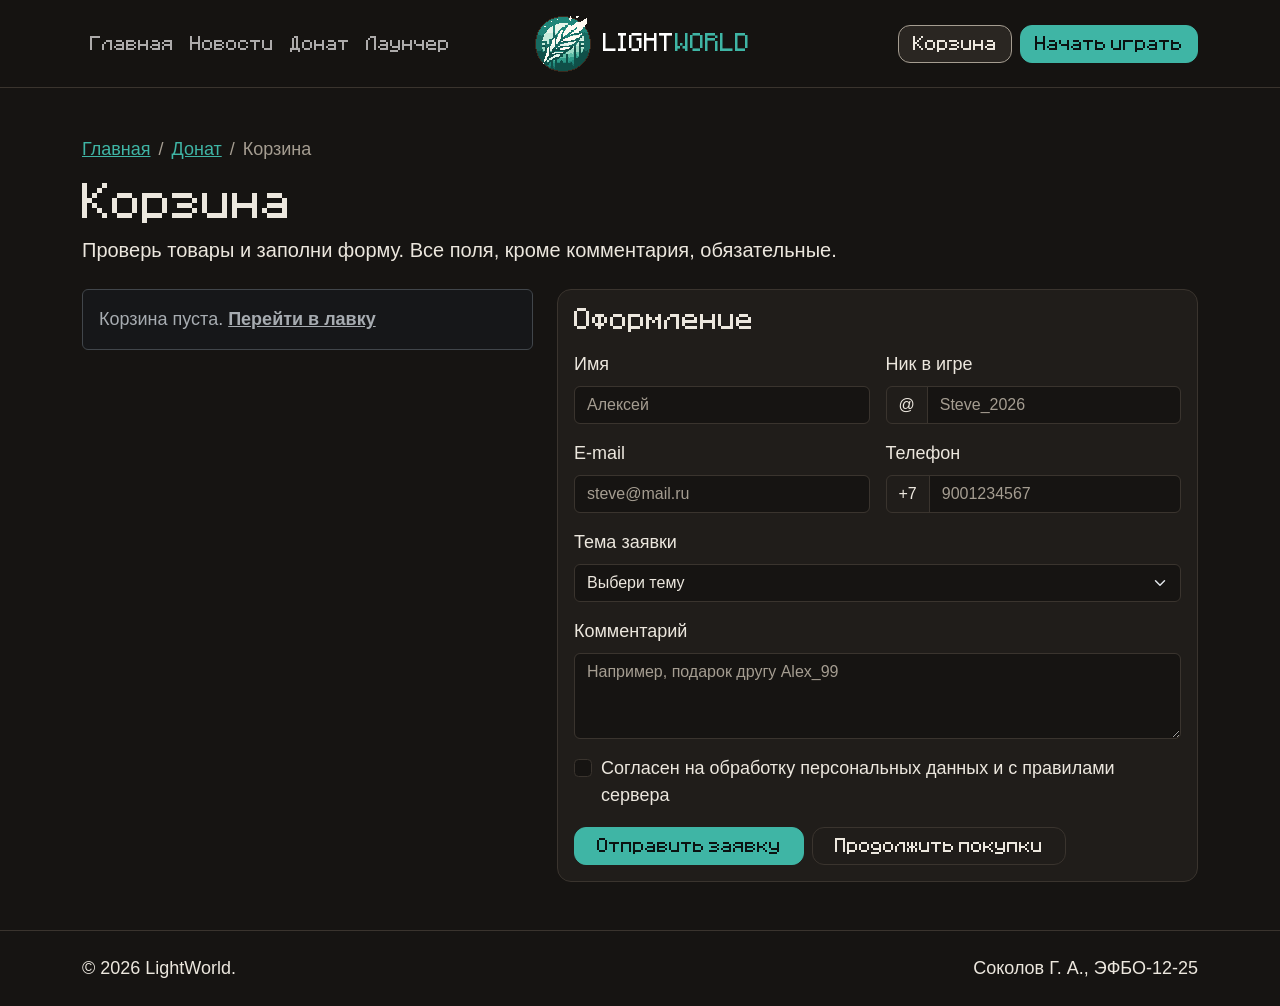
<file: order.html>
<!DOCTYPE html>
<html lang="ru" data-bs-theme="dark">
<head>
    <meta charset="UTF-8">
    <meta name="viewport" content="width=device-width, initial-scale=1.0">
    <title>Корзина и заявка — LightWorld</title>
    <meta name="description" content="Корзина и оформление заявки на сервере LightWorld.">
    <link rel="icon" href="images/logo.png" type="image/png">
    <link rel="stylesheet" href="vendor/bootstrap/css/bootstrap.min.css">
    <link rel="stylesheet" href="css/custom.css">
</head>
<body>
    <header class="sticky-top">
        <nav class="navbar navbar-expand-lg bg-body-tertiary border-bottom" aria-label="Основная навигация">
            <div class="container">
                <a class="navbar-brand d-flex align-items-center gap-2" href="index.html">
                    <img src="images/logo.png" alt="" width="40" height="40">
                    <span>LIGHT<span class="brand-accent">WORLD</span></span>
                </a>
                <button class="navbar-toggler" type="button" data-bs-toggle="collapse" data-bs-target="#mainNav" aria-controls="mainNav" aria-expanded="false" aria-label="Открыть меню">
                    <span class="navbar-toggler-icon"></span>
                </button>
                <div class="collapse navbar-collapse" id="mainNav">
                    <ul class="navbar-nav me-auto">
                        <li class="nav-item"><a class="nav-link" href="index.html">Главная</a></li>
                        <li class="nav-item"><a class="nav-link" href="news.html">Новости</a></li>
                        <li class="nav-item"><a class="nav-link" href="catalog.html">Донат</a></li>
                        <li class="nav-item"><a class="nav-link" href="contacts.html">Лаунчер</a></li>
                    </ul>
                    <div class="d-flex flex-wrap gap-2">
                        <a class="btn btn-outline-light active" aria-current="page" href="order.html">Корзина <span class="badge text-bg-warning" id="cart-count" hidden>0</span></a>
                        <a class="btn btn-primary" href="contacts.html">Начать играть</a>
                    </div>
                </div>
            </div>
        </nav>
    </header>
    <main class="container py-5">
        <nav aria-label="Хлебные крошки">
            <ol class="breadcrumb">
                <li class="breadcrumb-item"><a href="index.html">Главная</a></li>
                <li class="breadcrumb-item"><a href="catalog.html">Донат</a></li>
                <li class="breadcrumb-item active" aria-current="page">Корзина</li>
            </ol>
        </nav>
        <h1 class="mb-2">Корзина</h1>
        <p class="lead mb-4">Проверь товары и заполни форму. Все поля, кроме комментария, обязательные.</p>
        <div class="row g-4">
            <section class="col-12 col-lg-5" aria-label="Товары в корзине">
                <div class="alert alert-secondary" id="cart-empty" role="alert">Корзина пуста. <a class="alert-link" href="catalog.html">Перейти в лавку</a></div>
                <ul class="list-group mb-3" id="cart-list" hidden></ul>
                <p class="fs-5 fw-bold" id="cart-total-row" hidden>Итого: <span id="cart-total">0</span> руб.</p>
            </section>
            <section class="col-12 col-lg-7" aria-label="Оформление заявки">
                <div class="card card-body">
                    <h2 class="h4 mb-3">Оформление</h2>
                    <form class="js-order-form" action="#" method="post" novalidate>
                        <div class="row g-3">
                            <div class="col-12 col-md-6">
                                <label class="form-label" for="order-name">Имя</label>
                                <input class="form-control" id="order-name" name="name" type="text" required minlength="2" placeholder="Алексей">
                                <div class="invalid-feedback">Минимум 2 символа.</div>
                            </div>
                            <div class="col-12 col-md-6">
                                <label class="form-label" for="order-nick">Ник в игре</label>
                                <div class="input-group has-validation">
                                    <span class="input-group-text">@</span>
                                    <input class="form-control" id="order-nick" name="nick" type="text" required pattern="[A-Za-z0-9_]{3,16}" placeholder="Steve_2026">
                                    <div class="invalid-feedback">От 3 до 16 символов: латиница, цифры и подчёркивание.</div>
                                </div>
                            </div>
                            <div class="col-12 col-md-6">
                                <label class="form-label" for="order-email">E-mail</label>
                                <input class="form-control" id="order-email" name="email" type="email" required placeholder="steve@mail.ru">
                                <div class="invalid-feedback">Укажи корректный e-mail.</div>
                            </div>
                            <div class="col-12 col-md-6">
                                <label class="form-label" for="order-phone">Телефон</label>
                                <div class="input-group has-validation">
                                    <span class="input-group-text">+7</span>
                                    <input class="form-control" id="order-phone" name="phone" type="tel" required pattern="[0-9]{10}" placeholder="9001234567">
                                    <div class="invalid-feedback">Нужно 10 цифр после +7.</div>
                                </div>
                            </div>
                            <div class="col-12">
                                <label class="form-label" for="order-topic">Тема заявки</label>
                                <select class="form-select" id="order-topic" name="topic" required>
                                    <option value="">Выбери тему</option>
                                    <option value="buy">Покупка товаров из корзины</option>
                                    <option value="gift">Подарок другому игроку</option>
                                    <option value="question">Вопрос по заказу</option>
                                </select>
                                <div class="invalid-feedback">Выбери тему заявки.</div>
                            </div>
                            <div class="col-12">
                                <label class="form-label" for="order-comment">Комментарий</label>
                                <textarea class="form-control" id="order-comment" name="comment" rows="3" placeholder="Например, подарок другу Alex_99"></textarea>
                            </div>
                            <div class="col-12">
                                <div class="form-check">
                                    <input class="form-check-input" id="order-agree" name="agree" type="checkbox" required>
                                    <label class="form-check-label" for="order-agree">Согласен на обработку персональных данных и с правилами сервера</label>
                                    <div class="invalid-feedback">Без согласия заявку не отправить.</div>
                                </div>
                            </div>
                            <div class="col-12 d-flex flex-wrap gap-2">
                                <button class="btn btn-primary" type="submit">Отправить заявку</button>
                                <a class="btn btn-outline-light" href="catalog.html">Продолжить покупки</a>
                            </div>
                        </div>
                    </form>
                    <div class="alert alert-success mb-0 js-order-success" role="alert" hidden>Заявка отправлена! Мы пришлём подтверждение на почту.</div>
                </div>
            </section>
        </div>
    </main>
    <footer class="py-4 border-top">
        <div class="container d-flex flex-wrap justify-content-between gap-2">
            <span>© 2026 LightWorld.</span>
            <span>Соколов Г. А., ЭФБО-12-25</span>
        </div>
    </footer>
    <script src="vendor/bootstrap/js/bootstrap.bundle.min.js"></script>
    <script src="js/main.js"></script>
</body>
</html>
</file>
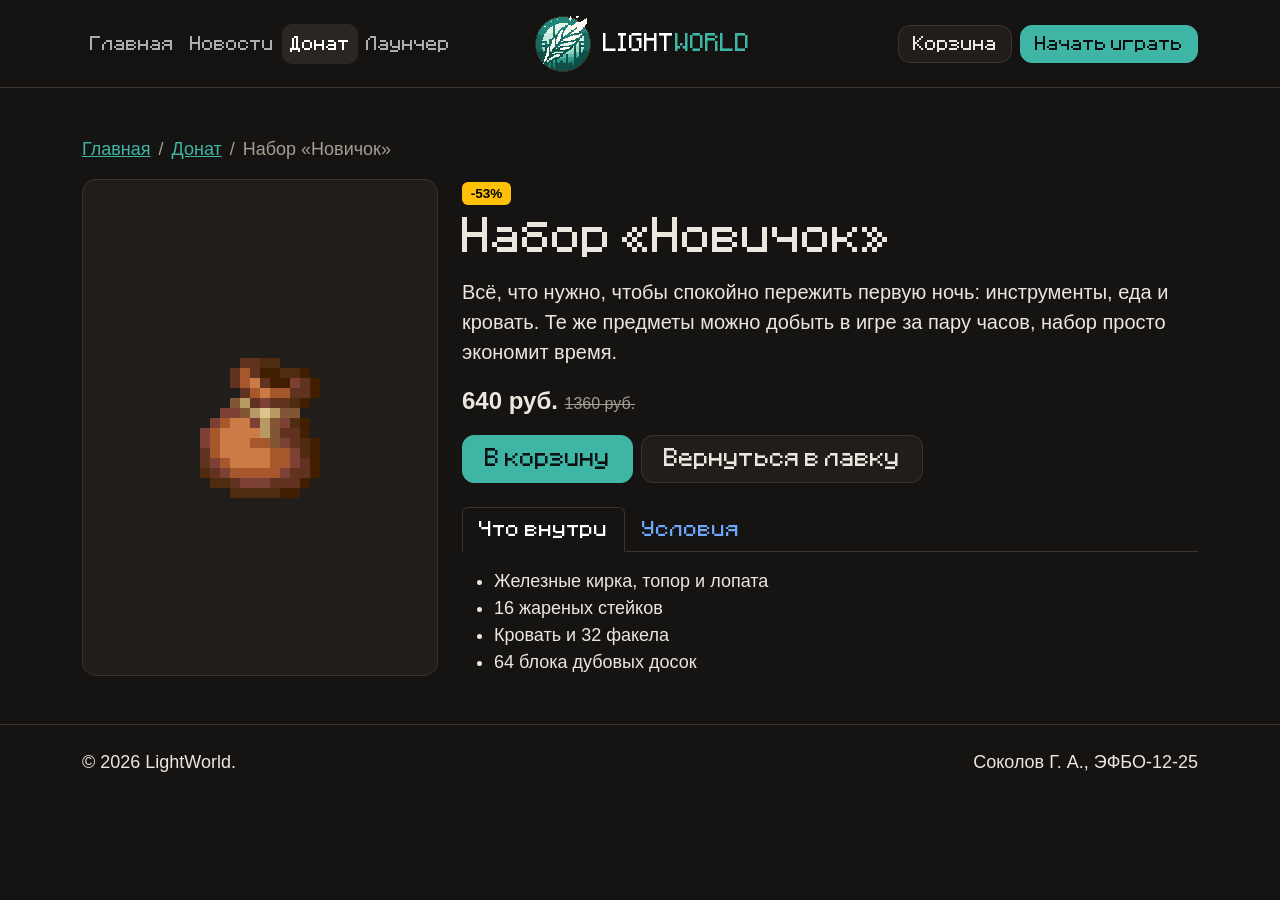
<file: product.html>
<!DOCTYPE html>
<html lang="ru" data-bs-theme="dark">
<head>
    <meta charset="UTF-8">
    <meta name="viewport" content="width=device-width, initial-scale=1.0">
    <title>Набор «Новичок» — LightWorld</title>
    <meta name="description" content="Набор «Новичок» на сервере LightWorld: инструменты, еда и кровать для первого дня.">
    <link rel="icon" href="images/logo.png" type="image/png">
    <link rel="stylesheet" href="vendor/bootstrap/css/bootstrap.min.css">
    <link rel="stylesheet" href="css/custom.css">
</head>
<body>
    <header class="sticky-top">
        <nav class="navbar navbar-expand-lg bg-body-tertiary border-bottom" aria-label="Основная навигация">
            <div class="container">
                <a class="navbar-brand d-flex align-items-center gap-2" href="index.html">
                    <img src="images/logo.png" alt="" width="40" height="40">
                    <span>LIGHT<span class="brand-accent">WORLD</span></span>
                </a>
                <button class="navbar-toggler" type="button" data-bs-toggle="collapse" data-bs-target="#mainNav" aria-controls="mainNav" aria-expanded="false" aria-label="Открыть меню">
                    <span class="navbar-toggler-icon"></span>
                </button>
                <div class="collapse navbar-collapse" id="mainNav">
                    <ul class="navbar-nav me-auto">
                        <li class="nav-item"><a class="nav-link" href="index.html">Главная</a></li>
                        <li class="nav-item"><a class="nav-link" href="news.html">Новости</a></li>
                        <li class="nav-item"><a class="nav-link active" href="catalog.html">Донат</a></li>
                        <li class="nav-item"><a class="nav-link" href="contacts.html">Лаунчер</a></li>
                    </ul>
                    <div class="d-flex flex-wrap gap-2">
                        <a class="btn btn-outline-light" href="order.html">Корзина <span class="badge text-bg-warning" id="cart-count" hidden>0</span></a>
                        <a class="btn btn-primary" href="contacts.html">Начать играть</a>
                    </div>
                </div>
            </div>
        </nav>
    </header>
    <main class="container py-5">
        <nav aria-label="Хлебные крошки">
            <ol class="breadcrumb">
                <li class="breadcrumb-item"><a href="index.html">Главная</a></li>
                <li class="breadcrumb-item"><a href="catalog.html">Донат</a></li>
                <li class="breadcrumb-item active" aria-current="page">Набор «Новичок»</li>
            </ol>
        </nav>
        <article class="row g-4">
            <div class="col-12 col-md-4">
                <div class="card h-100">
                    <div class="card-body d-flex justify-content-center align-items-center">
                        <img class="img-fluid" src="images/icons/bundle.png" alt="Набор «Новичок»" width="160" height="160">
                    </div>
                </div>
            </div>
            <div class="col-12 col-md-8">
                <span class="badge text-bg-warning mb-2">-53%</span>
                <h1 class="mb-3">Набор «Новичок»</h1>
                <p class="lead">Всё, что нужно, чтобы спокойно пережить первую ночь: инструменты, еда и кровать. Те же предметы можно добыть в игре за пару часов, набор просто экономит время.</p>
                <p class="fs-4 fw-bold">640 руб. <s class="fs-6 fw-normal text-body-secondary">1360 руб.</s></p>
                <div class="d-flex flex-wrap gap-2 mb-4">
                    <button class="btn btn-primary btn-lg" type="button" data-cart-id="kit-novice" data-cart-name="Набор «Новичок»" data-cart-price="640">В корзину</button>
                    <a class="btn btn-outline-light btn-lg" href="catalog.html">Вернуться в лавку</a>
                </div>
                <ul class="nav nav-tabs" role="tablist">
                    <li class="nav-item" role="presentation">
                        <button class="nav-link active" id="inside-tab" type="button" role="tab" data-bs-toggle="tab" data-bs-target="#inside" aria-controls="inside" aria-selected="true">Что внутри</button>
                    </li>
                    <li class="nav-item" role="presentation">
                        <button class="nav-link" id="terms-tab" type="button" role="tab" data-bs-toggle="tab" data-bs-target="#terms" aria-controls="terms" aria-selected="false">Условия</button>
                    </li>
                </ul>
                <div class="tab-content pt-3">
                    <div class="tab-pane fade show active" id="inside" role="tabpanel" aria-labelledby="inside-tab" tabindex="0">
                        <ul class="mb-0">
                            <li>Железные кирка, топор и лопата</li>
                            <li>16 жареных стейков</li>
                            <li>Кровать и 32 факела</li>
                            <li>64 блока дубовых досок</li>
                        </ul>
                    </div>
                    <div class="tab-pane fade" id="terms" role="tabpanel" aria-labelledby="terms-tab" tabindex="0">
                        <ul class="mb-0">
                            <li>Выдаётся один раз на аккаунт</li>
                            <li>Действует в режиме «Выживание»</li>
                            <li>Предметы приходят в сундук на спавне после входа в игру</li>
                        </ul>
                    </div>
                </div>
            </div>
        </article>
    </main>
    <footer class="py-4 border-top">
        <div class="container d-flex flex-wrap justify-content-between gap-2">
            <span>© 2026 LightWorld.</span>
            <span>Соколов Г. А., ЭФБО-12-25</span>
        </div>
    </footer>
    <div class="toast-container position-fixed bottom-0 end-0 p-3">
        <div class="toast" id="cart-toast" role="status" aria-live="polite" aria-atomic="true">
            <div class="toast-body" id="cart-toast-text">Добавлено в корзину</div>
        </div>
    </div>
    <script src="vendor/bootstrap/js/bootstrap.bundle.min.js"></script>
    <script src="js/main.js"></script>
</body>
</html>
</file>
<file: css/custom.css>
@font-face {
    font-family: "Minecraft Rus";
    src: url("../fonts/minecraft-rus.ttf")
    format("truetype");
    font-display: swap;
}

h1, h2, h3 {
    font-family: "Minecraft Rus", monospace;
    font-weight: 400;
}

html {
    scroll-behavior: smooth;
}

img[src*="icons/"],
img[src*="logo"] {
    image-rendering: pixelated;
}

.navbar-brand,
.navbar .nav-link,
.btn,
.nav-pills .nav-link,
.nav-tabs .nav-link,
.accordion-button,
.table th {
    font-family: "Minecraft Rus", monospace;
    font-weight: 400;
}

.navbar {
    min-height: 88px;
    background-color: rgba(22, 20, 18, 0.88) !important;
    backdrop-filter: blur(12px);
}

.navbar-brand img {
    width: 64px;
    height: 64px;
}

.navbar .nav-link {
    padding: 8px 10px;
    border-radius: 10px;
    font-size: 1rem;
}

.navbar .btn {
    --bs-btn-padding-x: 14px;
    font-size: 1rem;
    white-space: nowrap;
}

@media (min-width: 992px) {
    .navbar .d-flex.flex-wrap {
        flex-wrap: nowrap !important;
    }
}

.navbar .nav-link:hover,
.navbar .nav-link.active {
    background-color: #2a2622;
}

.card {
    --bs-card-bg: #201d1a;
    --bs-card-border-color: #3a342e;
    --bs-card-border-radius: 14px;
    --bs-card-inner-border-radius: 13px;
    transition: transform 0.25s, border-color 0.25s;
}

#shop .card,
.js-product .card {
    transition: transform 0.25s, border-color 0.25s;
}

#shop .card:hover,
.js-product .card:hover {
    transform: translateY(-3px);
    border-color: #3fb5a5;
}

.brand-accent {
    color: #3fb5a5;
}

@media (min-width: 1200px) {
    .navbar > .container {
        position: relative;
    }

    .navbar-brand {
        position: absolute;
        left: 50%;
        transform: translateX(-50%);
        margin: 0;
    }
}

.hero-body {
    padding: 120px 0;
}

.hero-news {
    --bs-card-bg: rgba(12, 14, 15, 0.55);
    --bs-card-border-color: rgba(255, 255, 255, 0.14);
    backdrop-filter: blur(10px);
}

.hero-news-icon {
    flex-shrink: 0;
    padding: 8px;
    border-radius: 10px;
    background-color: rgba(255, 255, 255, 0.08);
}

.hero-news-meta {
    font-size: 14px;
    color: rgba(244, 241, 234, 0.7);
}

.hero-news-title {
    font-family: "Minecraft Rus", monospace;
    font-size: 17px;
    line-height: 1.25;
}

.hero-link {
    color: #45cdbb;
    font-weight: 700;
}

.hero-status {
    display: inline-flex;
    align-items: center;
    gap: 8px;
    padding: 6px 12px;
    border: 1px solid rgba(255, 255, 255, 0.14);
    border-radius: 999px;
    background-color: rgba(12, 14, 15, 0.55);
    font-size: 15px;
    color: rgba(244, 241, 234, 0.75);
}

.hero-online {
    color: #5ee08f;
    font-weight: 700;
}

.lw-section {
    padding: 96px 0;
}

.lw-section-alt {
    background-color: #1b1916;
    border-top: 1px solid #3a342e;
    border-bottom: 1px solid #3a342e;
}

.lw-section h2 {
    font-size: 48px;
}

.eyebrow {
    color: #3fb5a5;
    font-size: 13px;
    font-weight: 700;
    letter-spacing: 0.12em;
    text-transform: uppercase;
}

.section-text,
.mode-note {
    color: #a59d91;
}

.section-text {
    max-width: 640px;
}

#features .card img {
    padding: 8px;
    border-radius: 10px;
    background-color: #2a2622;
}

#features .badge {
    border-radius: 999px;
    background-color: #2a2622 !important;
    color: #3fb5a5 !important;
}

.product-art {
    position: relative;
    display: grid;
    place-items: center;
    aspect-ratio: 16 / 10;
    border-radius: 10px;
    background-color: #2a2622;
}

.product-badge {
    position: absolute;
    top: 10px;
    left: 10px;
    border-radius: 999px;
    background-color: #3fb5a5;
    color: #10201e;
}

.product-price {
    font-family: "Minecraft Rus", monospace;
    font-size: 22px;
    white-space: nowrap;
}

#modes .card-text {
    color: #a59d91;
    font-size: 16px;
}

.mode-note {
    padding-top: 12px;
    border-top: 1px solid #3a342e;
    font-size: 14px;
}

#faq .accordion {
    max-width: 820px;
    margin: 0 auto;
}

.join-card {
    --bs-card-border-radius: 20px;
}

.join-card .card-body {
    padding: 40px;
}

.join-card h2 {
    font-size: 32px;
}

.join-text {
    max-width: 520px;
}

@media (max-width: 991.98px) {
    .hero-body {
        padding: 64px 0;
    }

    .lw-section h2 {
        font-size: 34px;
    }
}

@media (max-width: 575.98px) {
    .lw-section h2 {
        font-size: 28px;
    }

    .join-card .card-body {
        padding: 24px;
    }

    .join-card h2 {
        font-size: 24px;
    }
}

.btn {
    --bs-btn-border-radius: 12px;
    --bs-btn-padding-x: 22px;
}

.btn:active {
    transform: translateY(2px);
}

.btn-outline-light {
    --bs-btn-color: #ece7de;
    --bs-btn-bg: #201d1a;
    --bs-btn-border-color: #3a342e;
    --bs-btn-hover-color: #ece7de;
    --bs-btn-hover-bg: #201d1a;
    --bs-btn-hover-border-color: #a59d91;
    --bs-btn-active-color: #ece7de;
    --bs-btn-active-bg: #2a2622;
    --bs-btn-active-border-color: #a59d91;
}

.form-control:focus,
.form-select:focus {
    border-color: #3fb5a5;
    box-shadow: 0 0 0 3px rgba(63, 181, 165, 0.25);
}

.form-check-input:checked {
    background-color: #3fb5a5;
    border-color: #3fb5a5;
}

.accordion {
    --bs-accordion-bg: #201d1a;
    --bs-accordion-border-color: #3a342e;
    --bs-accordion-border-radius: 14px;
    --bs-accordion-inner-border-radius: 13px;
    --bs-accordion-active-color: #ece7de;
    --bs-accordion-active-bg: #2a2622;
    --bs-accordion-btn-focus-box-shadow: 0 0 0 3px rgba(63, 181, 165, 0.25);
}

.modal {
    --bs-modal-bg: #201d1a;
    --bs-modal-border-color: #3a342e;
    --bs-modal-border-radius: 20px;
}

.list-group {
    --bs-list-group-bg: #201d1a;
    --bs-list-group-border-color: #3a342e;
    --bs-list-group-border-radius: 14px;
}

.table {
    --bs-table-bg: #201d1a;
    --bs-table-border-color: #3a342e;
    --bs-table-hover-bg: #2a2622;
}

.table thead th {
    background-color: #2a2622;
}

#hero {
    background-image:
        linear-gradient(90deg, rgba(9, 11, 11, 0.9), rgba(9, 11, 11, 0.2)),
        url("../images/hero.jpg");
    background-size: cover;
    background-position: center 40%;
    min-height: 100vh;
}

[data-bs-theme="dark"] {
    --bs-body-bg: #161412;
    --bs-body-bg-rgb: 22, 20, 18;
    --bs-body-color: #ece7de;
    --bs-body-color-rgb: 236, 231, 222;
    --bs-body-font-family: "Calibri", "Carlito", "Segoe UI", sans-serif;
    --bs-body-font-size: 1.125rem;
    --bs-secondary-color: #a59d91;
    --bs-secondary-color-rgb: 165, 157, 145;
    --bs-secondary-bg: #2a2622;
    --bs-secondary-bg-rgb: 42, 38, 34;
    --bs-tertiary-bg: #201d1a;
    --bs-tertiary-bg-rgb: 32, 29, 26;
    --bs-border-color: #3a342e;
    --bs-link-color-rgb: 63, 181, 165;
    --bs-link-hover-color-rgb: 95, 207, 192;
}

.btn-primary {
    --bs-btn-color: #0b1211;
    --bs-btn-bg: #3fb5a5;
    --bs-btn-border-color: #3fb5a5;
    --bs-btn-hover-color: #0b1211;
    --bs-btn-hover-bg: #5fcfc0;
    --bs-btn-hover-border-color: #5fcfc0;
    --bs-btn-active-color: #0b1211;
    --bs-btn-active-bg: #339688;
    --bs-btn-active-border-color: #339688;
    --bs-btn-disabled-color: #0b1211;
    --bs-btn-disabled-bg: #3fb5a5;
    --bs-btn-disabled-border-color: #3fb5a5;
}

.nav-pills {
    --bs-nav-pills-link-active-color: #0b1211;
    --bs-nav-pills-link-active-bg: #3fb5a5;
}

.reveal {
    opacity: 0;
    transform: translateY(24px);
    transition: opacity 0.6s, transform 0.6s, border-color 0.25s;
}

.reveal--visible {
    opacity: 1;
    transform: none;
}

#features .row > :nth-child(3n + 2) > .reveal {
    transition-delay: 0.1s;
}

#features .row > :nth-child(3n) > .reveal {
    transition-delay: 0.2s;
}

#modes .row > :nth-child(2) > .reveal {
    transition-delay: 0.1s;
}

#modes .row > :nth-child(3) > .reveal {
    transition-delay: 0.2s;
}

#modes .row > :nth-child(4) > .reveal {
    transition-delay: 0.3s;
}

@media (prefers-reduced-motion: reduce) {
    .reveal {
        opacity: 1;
        transform: none;
        transition: none;
    }
}
</file>
